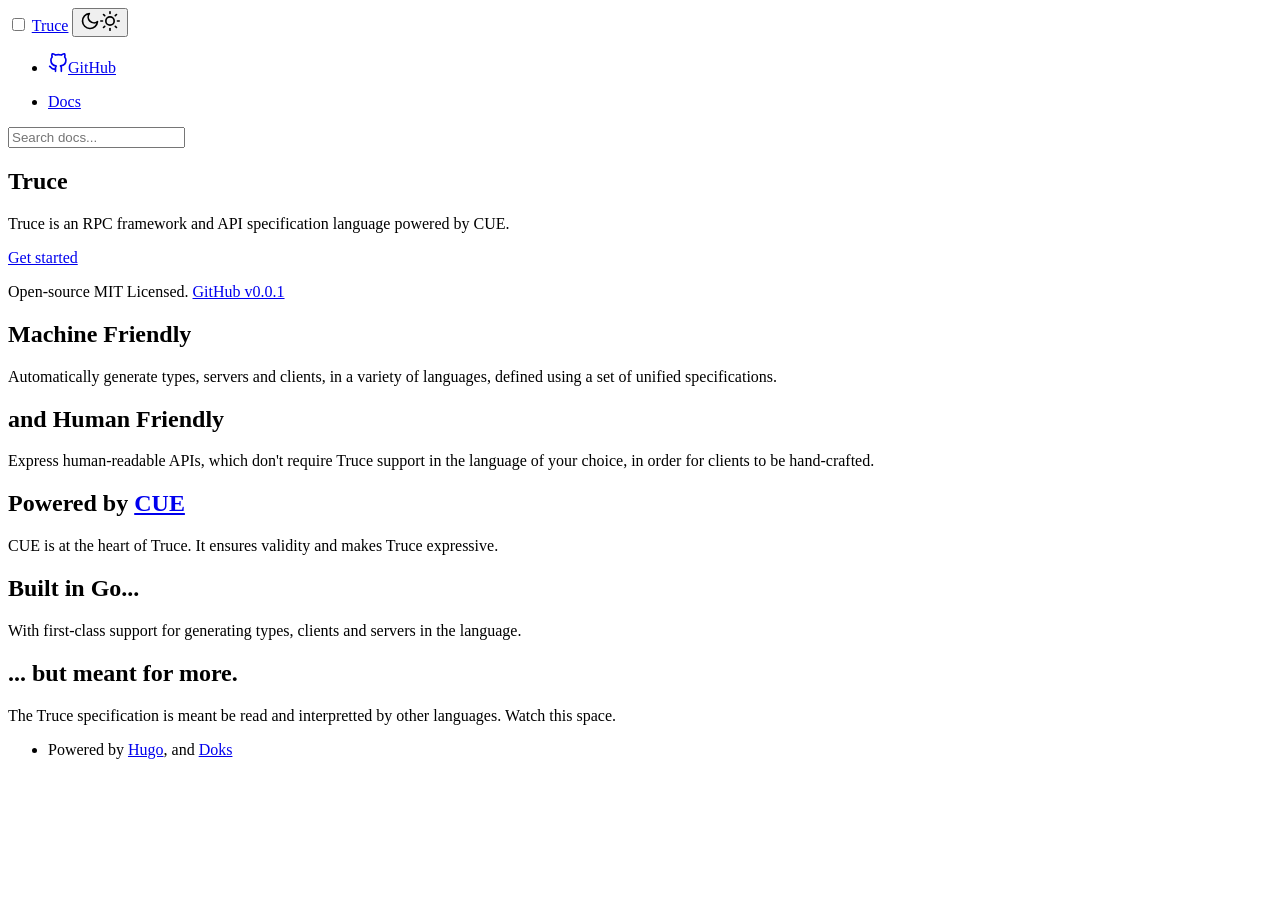
<file: index.html>
<!doctype html><html lang=en-gb><head><meta charset=utf-8><meta http-equiv=x-ua-compatible content="ie=edge"><meta name=viewport content="width=device-width,initial-scale=1,shrink-to-fit=no"><link rel=preload as=font href=https://docs.truce.dev/fonts/vendor/jost/jost-v4-latin-regular.woff2 type=font/woff2 crossorigin><link rel=preload as=font href=https://docs.truce.dev/fonts/vendor/jost/jost-v4-latin-700.woff2 type=font/woff2 crossorigin><link rel=stylesheet href=https://docs.truce.dev/main.93223aaa4c9f1d7ec4923874e77103c14115cb8e8ee887f1290e95be33f0118f94bf1d2011ce0704cb9923a4a49097e11749d222a87204b5377e72430d6a0a5d.css integrity="sha512-kyI6qkyfHX7Ekjh053EDwUEVy46O6IfxKQ6VvjPwEY+Uvx0gEc4HBMuZI6SkkJfhF0nSIqhyBLU3fnJDDWoKXQ==" crossorigin=anonymous><noscript><style>img.lazyload{display:none}</style></noscript><meta name=robots content="index, follow"><meta name=googlebot content="index, follow, max-snippet:-1, max-image-preview:large, max-video-preview:-1"><meta name=bingbot content="index, follow, max-snippet:-1, max-image-preview:large, max-video-preview:-1"><title>Truce - RPC and API Specification</title><meta name=description content="Truce is an RPC framework and API specification language powered by CUE."><link rel=canonical href=https://docs.truce.dev/><meta name=twitter:card content="summary_large_image"><meta name=twitter:image content="https://docs.truce.dev/doks.png"><meta name=twitter:title content="Truce"><meta name=twitter:description content="Truce is an RPC framework and API specification language powered by CUE."><meta name=twitter:site content="@henkverlinde"><meta name=twitter:creator content="@henkverlinde"><meta property="og:title" content="Truce"><meta property="og:description" content="Truce is an RPC framework and API specification language powered by CUE."><meta property="og:type" content="website"><meta property="og:url" content="https://docs.truce.dev/"><meta property="og:image" content="https://docs.truce.dev/doks.png"><meta property="og:updated_time" content="2020-10-06T08:47:36+00:00"><meta property="og:site_name" content="Truce"><meta property="article:publisher" content="https://www.facebook.com/verlinde.henk"><meta property="article:author" content="https://www.facebook.com/verlinde.henk"><meta property="og:locale" content="en_US"><link rel=alternate type=application/rss+xml href=https://docs.truce.dev/index.xml><script type=application/ld+json>{"@context":"https://schema.org","@type":"Organization","url":"https:\/\/docs.truce.dev\/","name":"Truce","logo":"https:\/\/docs.truce.dev\/logo-doks.png","sameAs":["","","https:\/\/github.com\/georgemac"]}</script><script type=application/ld+json>{"@context":"http://schema.org","@type":"BreadcrumbList","itemListElement":[{"@type":"ListItem","position":1,"name":"Home","item":"https:\/\/docs.truce.dev\/"}]}</script><meta name=theme-color content="#fff"><link rel=apple-touch-icon sizes=180x180 href=https://docs.truce.dev/apple-touch-icon.png><link rel=icon type=image/png sizes=32x32 href=https://docs.truce.dev/favicon-32x32.png><link rel=icon type=image/png sizes=16x16 href=https://docs.truce.dev/favicon-16x16.png><link rel=manifest href=https://docs.truce.dev/site.webmanifest></head><body class=home><div class="header-bar fixed-top"></div><header class="navbar fixed-top navbar-expand-md navbar-light"><div class=container><input class="menu-btn order-0" type=checkbox id=menu-btn>
<label class="menu-icon d-md-none" for=menu-btn><span class=navicon></span></label><a class="navbar-brand order-1 order-md-0 mr-auto" href=https://docs.truce.dev/>Truce</a>
<button id=mode class="btn btn-link order-2 order-md-4" type=button aria-label="Toggle mode">
<span class=toggle-dark><svg xmlns="http://www.w3.org/2000/svg" width="20" height="20" viewBox="0 0 24 24" fill="none" stroke="currentcolor" stroke-width="2" stroke-linecap="round" stroke-linejoin="round" class="feather feather-moon"><path d="M21 12.79A9 9 0 1111.21 3 7 7 0 0021 12.79z"/></svg></span><span class=toggle-light><svg xmlns="http://www.w3.org/2000/svg" width="20" height="20" viewBox="0 0 24 24" fill="none" stroke="currentcolor" stroke-width="2" stroke-linecap="round" stroke-linejoin="round" class="feather feather-sun"><circle cx="12" cy="12" r="5"/><line x1="12" y1="1" x2="12" y2="3"/><line x1="12" y1="21" x2="12" y2="23"/><line x1="4.22" y1="4.22" x2="5.64" y2="5.64"/><line x1="18.36" y1="18.36" x2="19.78" y2="19.78"/><line x1="1" y1="12" x2="3" y2="12"/><line x1="21" y1="12" x2="23" y2="12"/><line x1="4.22" y1="19.78" x2="5.64" y2="18.36"/><line x1="18.36" y1="5.64" x2="19.78" y2="4.22"/></svg></span></button><ul class="navbar-nav social-nav order-3 order-md-5"><li class=nav-item><a class=nav-link href=https://github.com/georgemac/truce><svg xmlns="http://www.w3.org/2000/svg" width="20" height="20" viewBox="0 0 24 24" fill="none" stroke="currentcolor" stroke-width="2" stroke-linecap="round" stroke-linejoin="round" class="feather feather-github"><path d="M9 19c-5 1.5-5-2.5-7-3m14 6v-3.87a3.37 3.37.0 00-.94-2.61c3.14-.35 6.44-1.54 6.44-7A5.44 5.44.0 0020 4.77 5.07 5.07.0 0019.91 1S18.73.65 16 2.48a13.38 13.38.0 00-7 0C6.27.65 5.09 1 5.09 1A5.07 5.07.0 005 4.77a5.44 5.44.0 00-1.5 3.78c0 5.42 3.3 6.61 6.44 7A3.37 3.37.0 009 18.13V22"/></svg><span class="ml-2 sr-only">GitHub</span></a></li></ul><div class="collapse navbar-collapse order-4 order-md-1"><ul class="navbar-nav main-nav mr-auto order-5 order-md-2"><li class=nav-item><a class=nav-link href=https://docs.truce.dev/docs/prologue/introduction/>Docs</a></li></ul><div class="break order-6 d-md-none"></div><form class="navbar-form flex-grow-1 order-7 order-md-3"><input id=userinput class="form-control is-search" type=search placeholder="Search docs..." aria-label="Search docs..." autocomplete=off><div id=suggestions class="shadow bg-white rounded"></div></form></div></div></header><div class="wrap container" role=document><div class=content><section class="section container-fluid mt-n3 pb-3"><div class="row justify-content-center"><div class="col-lg-12 text-center"><h1 class=mt-0>Truce</h1></div><div class="col-lg-9 col-xl-8 text-center"><p class=lead>Truce is an RPC framework and API specification language powered by CUE.</p><a class="btn btn-primary btn-lg px-4 mb-2" href=https://docs.truce.dev/docs/prologue/introduction/ role=button>Get started</a><p class=meta>Open-source MIT Licensed. <a href=https://github.com/georgemac/truce>GitHub v0.0.1</a></p></div></div></section></div></div><section class="section section-sm"><div class=container><div class="row justify-content-center text-center"><div class=col-lg-5><h2 class=h4>Machine Friendly</h2><p>Automatically generate types, servers and clients, in a variety of languages, defined using a set of unified specifications.</p></div><div class=col-lg-5><h2 class=h4>and Human Friendly</h2><p>Express human-readable APIs, which don't require Truce support in the language of your choice, in order for clients to be hand-crafted.</p></div></div><div class="row justify-content-center text-center"><div class=col-lg-5><h2 class=h4>Powered by <a href=https://cuelang.org/>CUE</a></h2><p>CUE is at the heart of Truce. It ensures validity and makes Truce expressive.</p></div><div class=col-lg-5><h2 class=h4>Built in Go...</h2><p>With first-class support for generating types, clients and servers in the language.</p></div><div class=col-lg-5><h2 class=h4>... but meant for more.</h2><p>The Truce specification is meant be read and interpretted by other languages. Watch this space.</p></div></div></div></section><section class="section section-sm container-fluid"><div class="row justify-content-center text-center"><div class=col-lg-9></div></div></section><footer class="footer text-muted"><div class=container><div class=row><div class="col-lg-8 order-last order-lg-first"><ul class=list-inline><li class=list-inline-item>Powered by <a href=https://gohugo.io/>Hugo</a>, and <a href=https://getdoks.org/>Doks</a></li></ul></div><div class="col-lg-8 order-first order-lg-last text-lg-right"><ul class=list-inline></ul></div></div></div></footer><script src=https://docs.truce.dev/main.f6b484f556ad1f3bcf6061082139a2f21fa759f13930c39a25fe4a9f78f35e64122c2d86dffd56e67b292dabbda4095d8077194f196e0e348441c106a9f3d40e.js integrity="sha512-9rSE9VatHzvPYGEIITmi8h+nWfE5MMOaJf5Kn3jzXmQSLC2G3/1W5nspLau9pAldgHcZTxluDjSEQcEGqfPUDg==" crossorigin=anonymous defer></script><script src=https://docs.truce.dev/index.min.a952936a5223e53c0252e46bdc2ed9c93cd8523e48c98cd61b82c53bc614d34277113e85e713d5ae3f12d7ad9663630530e8783791de2339fefc65dab8b991e1.js integrity="sha512-qVKTalIj5TwCUuRr3C7ZyTzYUj5IyYzWG4LFO8YU00J3ET6F5xPVrj8S162WY2MFMOh4N5HeIzn+/GXauLmR4Q==" crossorigin=anonymous defer></script></body></html>
</file>
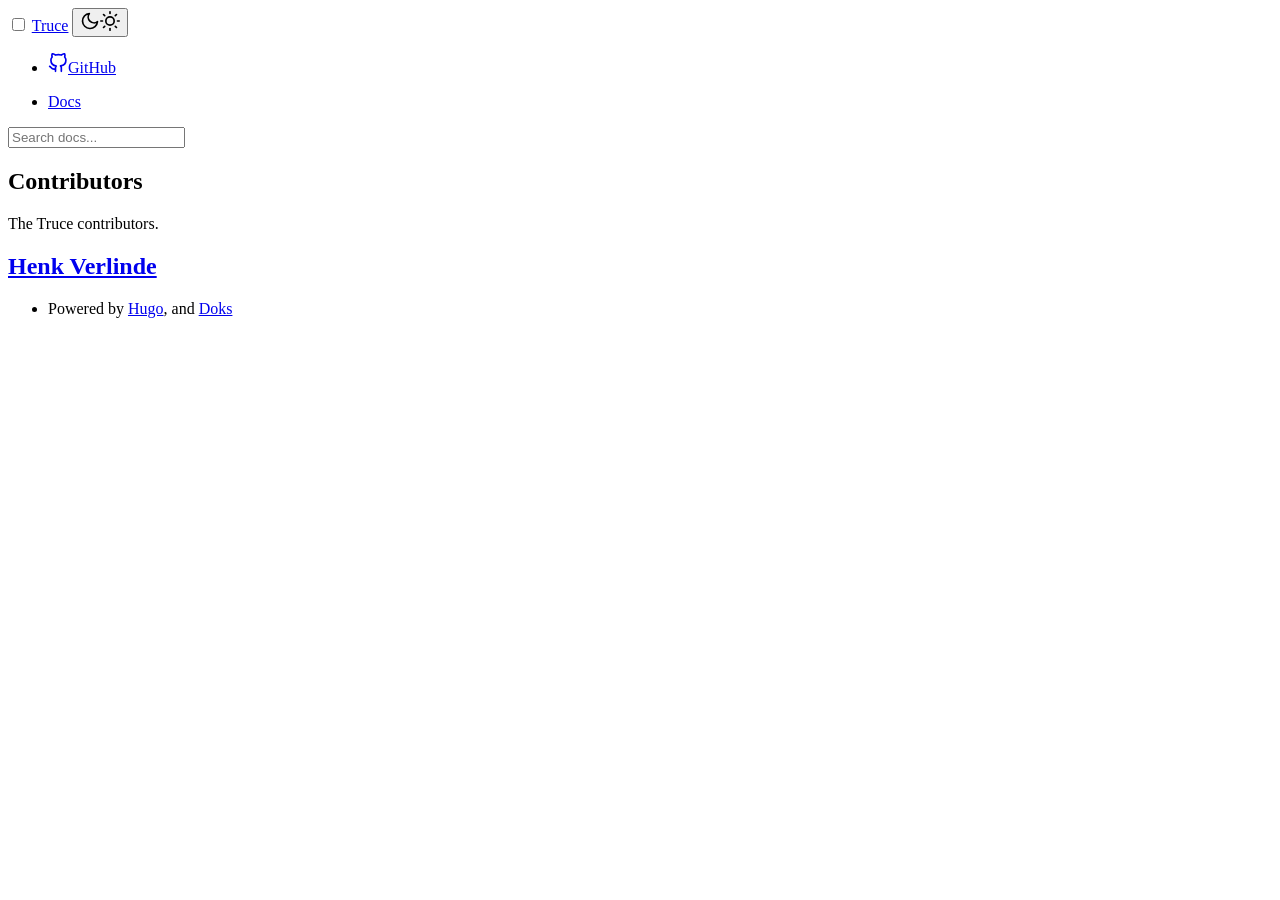
<file: contributors/index.html>
<!doctype html><html lang=en-gb><head><meta charset=utf-8><meta http-equiv=x-ua-compatible content="ie=edge"><meta name=viewport content="width=device-width,initial-scale=1,shrink-to-fit=no"><link rel=preload as=font href=https://docs.truce.dev/fonts/vendor/jost/jost-v4-latin-regular.woff2 type=font/woff2 crossorigin><link rel=preload as=font href=https://docs.truce.dev/fonts/vendor/jost/jost-v4-latin-700.woff2 type=font/woff2 crossorigin><link rel=stylesheet href=https://docs.truce.dev/main.93223aaa4c9f1d7ec4923874e77103c14115cb8e8ee887f1290e95be33f0118f94bf1d2011ce0704cb9923a4a49097e11749d222a87204b5377e72430d6a0a5d.css integrity="sha512-kyI6qkyfHX7Ekjh053EDwUEVy46O6IfxKQ6VvjPwEY+Uvx0gEc4HBMuZI6SkkJfhF0nSIqhyBLU3fnJDDWoKXQ==" crossorigin=anonymous><noscript><style>img.lazyload{display:none}</style></noscript><meta name=robots content="index, follow"><meta name=googlebot content="index, follow, max-snippet:-1, max-image-preview:large, max-video-preview:-1"><meta name=bingbot content="index, follow, max-snippet:-1, max-image-preview:large, max-video-preview:-1"><title>Contributors - Truce</title><meta name=description content="The Truce contributors."><link rel=canonical href=https://docs.truce.dev/contributors/><meta name=twitter:card content="summary_large_image"><meta name=twitter:image content="https://docs.truce.dev/doks.png"><meta name=twitter:title content="Contributors"><meta name=twitter:description content="The Truce contributors."><meta name=twitter:site content="@henkverlinde"><meta name=twitter:creator content="@henkverlinde"><meta property="og:title" content="Contributors"><meta property="og:description" content="The Truce contributors."><meta property="og:type" content="website"><meta property="og:url" content="https://docs.truce.dev/contributors/"><meta property="og:image" content="https://docs.truce.dev/doks.png"><meta property="og:updated_time" content="2020-10-06T08:50:29+00:00"><meta property="og:site_name" content="Truce"><meta property="article:publisher" content="https://www.facebook.com/verlinde.henk"><meta property="article:author" content="https://www.facebook.com/verlinde.henk"><meta property="og:locale" content="en_US"><link rel=alternate type=application/rss+xml href=https://docs.truce.dev/contributors/index.xml><script type=application/ld+json>{"@context":"http://schema.org","@type":"BreadcrumbList","itemListElement":[{"@type":"ListItem","position":1,"name":"Home","item":"https:\/\/docs.truce.dev\/"},{"@type":"ListItem","position":2,"name":"Contributors","item":"https:\/\/docs.truce.dev\/contributors\/"}]}</script><meta name=theme-color content="#fff"><link rel=apple-touch-icon sizes=180x180 href=https://docs.truce.dev/apple-touch-icon.png><link rel=icon type=image/png sizes=32x32 href=https://docs.truce.dev/favicon-32x32.png><link rel=icon type=image/png sizes=16x16 href=https://docs.truce.dev/favicon-16x16.png><link rel=manifest href=https://docs.truce.dev/site.webmanifest></head><body class="contributors list"><div class="header-bar fixed-top"></div><header class="navbar fixed-top navbar-expand-md navbar-light"><div class=container><input class="menu-btn order-0" type=checkbox id=menu-btn>
<label class="menu-icon d-md-none" for=menu-btn><span class=navicon></span></label><a class="navbar-brand order-1 order-md-0 mr-auto" href=https://docs.truce.dev/>Truce</a>
<button id=mode class="btn btn-link order-2 order-md-4" type=button aria-label="Toggle mode">
<span class=toggle-dark><svg xmlns="http://www.w3.org/2000/svg" width="20" height="20" viewBox="0 0 24 24" fill="none" stroke="currentcolor" stroke-width="2" stroke-linecap="round" stroke-linejoin="round" class="feather feather-moon"><path d="M21 12.79A9 9 0 1111.21 3 7 7 0 0021 12.79z"/></svg></span><span class=toggle-light><svg xmlns="http://www.w3.org/2000/svg" width="20" height="20" viewBox="0 0 24 24" fill="none" stroke="currentcolor" stroke-width="2" stroke-linecap="round" stroke-linejoin="round" class="feather feather-sun"><circle cx="12" cy="12" r="5"/><line x1="12" y1="1" x2="12" y2="3"/><line x1="12" y1="21" x2="12" y2="23"/><line x1="4.22" y1="4.22" x2="5.64" y2="5.64"/><line x1="18.36" y1="18.36" x2="19.78" y2="19.78"/><line x1="1" y1="12" x2="3" y2="12"/><line x1="21" y1="12" x2="23" y2="12"/><line x1="4.22" y1="19.78" x2="5.64" y2="18.36"/><line x1="18.36" y1="5.64" x2="19.78" y2="4.22"/></svg></span></button><ul class="navbar-nav social-nav order-3 order-md-5"><li class=nav-item><a class=nav-link href=https://github.com/georgemac/truce><svg xmlns="http://www.w3.org/2000/svg" width="20" height="20" viewBox="0 0 24 24" fill="none" stroke="currentcolor" stroke-width="2" stroke-linecap="round" stroke-linejoin="round" class="feather feather-github"><path d="M9 19c-5 1.5-5-2.5-7-3m14 6v-3.87a3.37 3.37.0 00-.94-2.61c3.14-.35 6.44-1.54 6.44-7A5.44 5.44.0 0020 4.77 5.07 5.07.0 0019.91 1S18.73.65 16 2.48a13.38 13.38.0 00-7 0C6.27.65 5.09 1 5.09 1A5.07 5.07.0 005 4.77a5.44 5.44.0 00-1.5 3.78c0 5.42 3.3 6.61 6.44 7A3.37 3.37.0 009 18.13V22"/></svg><span class="ml-2 sr-only">GitHub</span></a></li></ul><div class="collapse navbar-collapse order-4 order-md-1"><ul class="navbar-nav main-nav mr-auto order-5 order-md-2"><li class=nav-item><a class=nav-link href=https://docs.truce.dev/docs/prologue/introduction/>Docs</a></li></ul><div class="break order-6 d-md-none"></div><form class="navbar-form flex-grow-1 order-7 order-md-3"><input id=userinput class="form-control is-search" type=search placeholder="Search docs..." aria-label="Search docs..." autocomplete=off><div id=suggestions class="shadow bg-white rounded"></div></form></div></div></header><div class="wrap container" role=document><div class=content><div class="row justify-content-center"><div class="col-md-12 col-lg-10 col-xl-8"><article><h1 class=text-center>Contributors</h1><div class=text-center><p>The Truce contributors.</p></div><div class=card-list><div class=card><div class=card-body><h2 class=h3><a class="stretched-link text-body" href=https://docs.truce.dev/contributors/henk-verlinde/>Henk Verlinde</a></h2></div></div></div></article></div></div></div></div><footer class="footer text-muted"><div class=container><div class=row><div class="col-lg-8 order-last order-lg-first"><ul class=list-inline><li class=list-inline-item>Powered by <a href=https://gohugo.io/>Hugo</a>, and <a href=https://getdoks.org/>Doks</a></li></ul></div><div class="col-lg-8 order-first order-lg-last text-lg-right"><ul class=list-inline></ul></div></div></div></footer><script src=https://docs.truce.dev/main.f6b484f556ad1f3bcf6061082139a2f21fa759f13930c39a25fe4a9f78f35e64122c2d86dffd56e67b292dabbda4095d8077194f196e0e348441c106a9f3d40e.js integrity="sha512-9rSE9VatHzvPYGEIITmi8h+nWfE5MMOaJf5Kn3jzXmQSLC2G3/1W5nspLau9pAldgHcZTxluDjSEQcEGqfPUDg==" crossorigin=anonymous defer></script><script src=https://docs.truce.dev/index.min.a952936a5223e53c0252e46bdc2ed9c93cd8523e48c98cd61b82c53bc614d34277113e85e713d5ae3f12d7ad9663630530e8783791de2339fefc65dab8b991e1.js integrity="sha512-qVKTalIj5TwCUuRr3C7ZyTzYUj5IyYzWG4LFO8YU00J3ET6F5xPVrj8S162WY2MFMOh4N5HeIzn+/GXauLmR4Q==" crossorigin=anonymous defer></script></body></html>
</file>
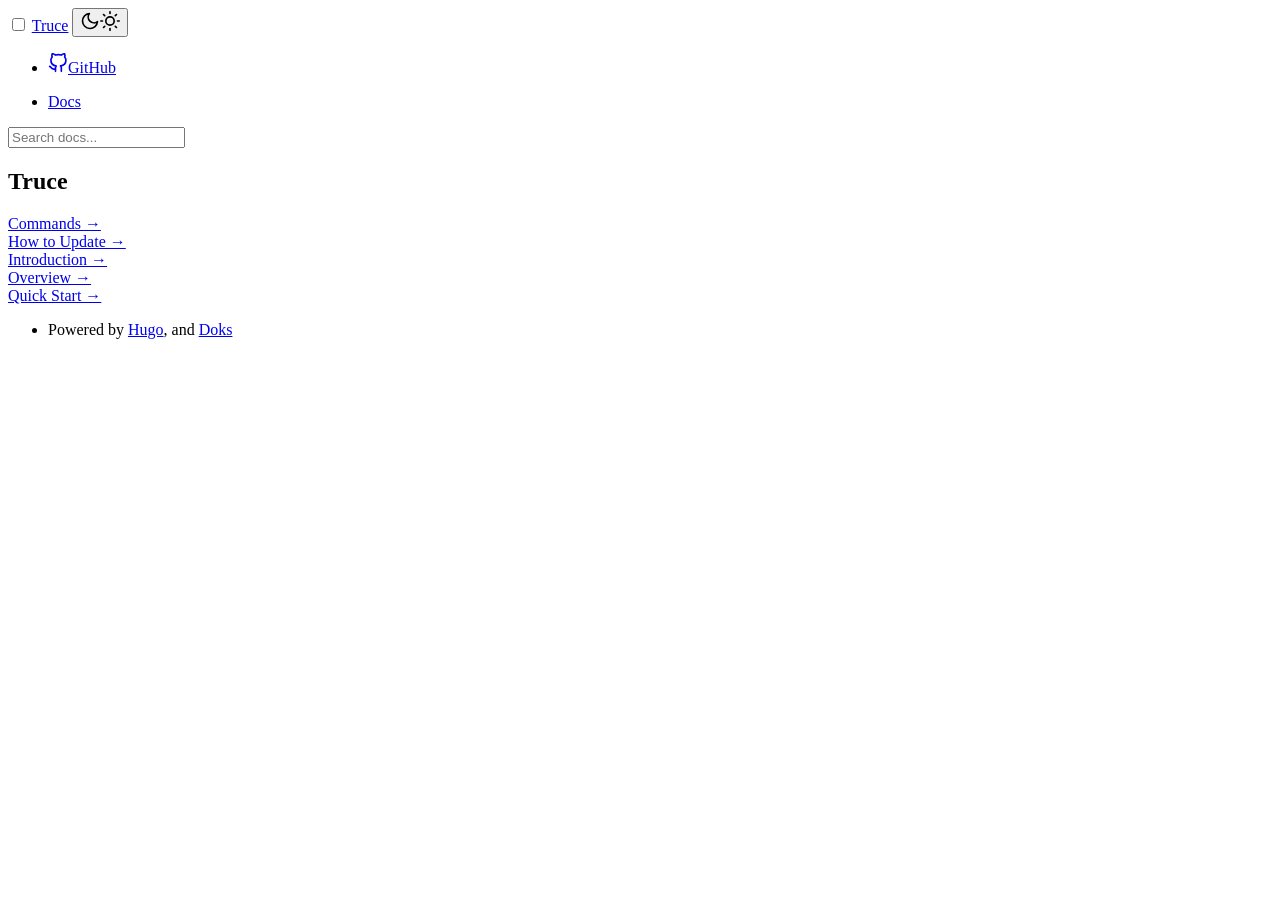
<file: docs/index.html>
<!doctype html><html lang=en-gb><head><meta charset=utf-8><meta http-equiv=x-ua-compatible content="ie=edge"><meta name=viewport content="width=device-width,initial-scale=1,shrink-to-fit=no"><link rel=preload as=font href=https://docs.truce.dev/fonts/vendor/jost/jost-v4-latin-regular.woff2 type=font/woff2 crossorigin><link rel=preload as=font href=https://docs.truce.dev/fonts/vendor/jost/jost-v4-latin-700.woff2 type=font/woff2 crossorigin><link rel=stylesheet href=https://docs.truce.dev/main.93223aaa4c9f1d7ec4923874e77103c14115cb8e8ee887f1290e95be33f0118f94bf1d2011ce0704cb9923a4a49097e11749d222a87204b5377e72430d6a0a5d.css integrity="sha512-kyI6qkyfHX7Ekjh053EDwUEVy46O6IfxKQ6VvjPwEY+Uvx0gEc4HBMuZI6SkkJfhF0nSIqhyBLU3fnJDDWoKXQ==" crossorigin=anonymous><noscript><style>img.lazyload{display:none}</style></noscript><meta name=robots content="index, follow"><meta name=googlebot content="index, follow, max-snippet:-1, max-image-preview:large, max-video-preview:-1"><meta name=bingbot content="index, follow, max-snippet:-1, max-image-preview:large, max-video-preview:-1"><title>Truce - Truce</title><meta name=description content="Documentation for the Truce RPC framework."><link rel=canonical href=https://docs.truce.dev/docs/><meta name=twitter:card content="summary_large_image"><meta name=twitter:image content="https://docs.truce.dev/doks.png"><meta name=twitter:title content="Truce"><meta name=twitter:description content="Documentation for the Truce RPC framework."><meta name=twitter:site content="@henkverlinde"><meta name=twitter:creator content="@henkverlinde"><meta property="og:title" content="Truce"><meta property="og:description" content="Documentation for the Truce RPC framework."><meta property="og:type" content="website"><meta property="og:url" content="https://docs.truce.dev/docs/"><meta property="og:image" content="https://docs.truce.dev/doks.png"><meta property="og:updated_time" content="2020-10-06T08:48:23+00:00"><meta property="og:site_name" content="Truce"><meta property="article:publisher" content="https://www.facebook.com/verlinde.henk"><meta property="article:author" content="https://www.facebook.com/verlinde.henk"><meta property="og:locale" content="en_US"><link rel=alternate type=application/rss+xml href=https://docs.truce.dev/docs/index.xml><link rel=sitemap type=application/xml href=https://docs.truce.dev/docs/sitemap.xml><script type=application/ld+json>{"@context":"http://schema.org","@type":"BreadcrumbList","itemListElement":[{"@type":"ListItem","position":1,"name":"Home","item":"https:\/\/docs.truce.dev\/"},{"@type":"ListItem","position":2,"name":"Docs","item":"https:\/\/docs.truce.dev\/docs\/"}]}</script><meta name=theme-color content="#fff"><link rel=apple-touch-icon sizes=180x180 href=https://docs.truce.dev/apple-touch-icon.png><link rel=icon type=image/png sizes=32x32 href=https://docs.truce.dev/favicon-32x32.png><link rel=icon type=image/png sizes=16x16 href=https://docs.truce.dev/favicon-16x16.png><link rel=manifest href=https://docs.truce.dev/site.webmanifest></head><body class="docs list"><div class="header-bar fixed-top"></div><header class="navbar fixed-top navbar-expand-md navbar-light"><div class=container><input class="menu-btn order-0" type=checkbox id=menu-btn>
<label class="menu-icon d-md-none" for=menu-btn><span class=navicon></span></label><a class="navbar-brand order-1 order-md-0 mr-auto" href=https://docs.truce.dev/>Truce</a>
<button id=mode class="btn btn-link order-2 order-md-4" type=button aria-label="Toggle mode">
<span class=toggle-dark><svg xmlns="http://www.w3.org/2000/svg" width="20" height="20" viewBox="0 0 24 24" fill="none" stroke="currentcolor" stroke-width="2" stroke-linecap="round" stroke-linejoin="round" class="feather feather-moon"><path d="M21 12.79A9 9 0 1111.21 3 7 7 0 0021 12.79z"/></svg></span><span class=toggle-light><svg xmlns="http://www.w3.org/2000/svg" width="20" height="20" viewBox="0 0 24 24" fill="none" stroke="currentcolor" stroke-width="2" stroke-linecap="round" stroke-linejoin="round" class="feather feather-sun"><circle cx="12" cy="12" r="5"/><line x1="12" y1="1" x2="12" y2="3"/><line x1="12" y1="21" x2="12" y2="23"/><line x1="4.22" y1="4.22" x2="5.64" y2="5.64"/><line x1="18.36" y1="18.36" x2="19.78" y2="19.78"/><line x1="1" y1="12" x2="3" y2="12"/><line x1="21" y1="12" x2="23" y2="12"/><line x1="4.22" y1="19.78" x2="5.64" y2="18.36"/><line x1="18.36" y1="5.64" x2="19.78" y2="4.22"/></svg></span></button><ul class="navbar-nav social-nav order-3 order-md-5"><li class=nav-item><a class=nav-link href=https://github.com/georgemac/truce><svg xmlns="http://www.w3.org/2000/svg" width="20" height="20" viewBox="0 0 24 24" fill="none" stroke="currentcolor" stroke-width="2" stroke-linecap="round" stroke-linejoin="round" class="feather feather-github"><path d="M9 19c-5 1.5-5-2.5-7-3m14 6v-3.87a3.37 3.37.0 00-.94-2.61c3.14-.35 6.44-1.54 6.44-7A5.44 5.44.0 0020 4.77 5.07 5.07.0 0019.91 1S18.73.65 16 2.48a13.38 13.38.0 00-7 0C6.27.65 5.09 1 5.09 1A5.07 5.07.0 005 4.77a5.44 5.44.0 00-1.5 3.78c0 5.42 3.3 6.61 6.44 7A3.37 3.37.0 009 18.13V22"/></svg><span class="ml-2 sr-only">GitHub</span></a></li></ul><div class="collapse navbar-collapse order-4 order-md-1"><ul class="navbar-nav main-nav mr-auto order-5 order-md-2"><li class="nav-item active"><a class=nav-link href=https://docs.truce.dev/docs/prologue/introduction/>Docs</a></li></ul><div class="break order-6 d-md-none"></div><form class="navbar-form flex-grow-1 order-7 order-md-3"><input id=userinput class="form-control is-search" type=search placeholder="Search docs..." aria-label="Search docs..." autocomplete=off><div id=suggestions class="shadow bg-white rounded"></div></form></div></div></header><div class="wrap container" role=document><div class=content><div class="row justify-content-center"><div class="col-md-12 col-lg-10 col-xl-8"><article><h1 class=text-center>Truce</h1><div class=text-center></div><div class=card-list><div class="card my-3"><div class=card-body><a class=stretched-link href=https://docs.truce.dev/docs/prologue/commands/>Commands &rarr;</a></div></div><div class="card my-3"><div class=card-body><a class=stretched-link href=https://docs.truce.dev/docs/help/how-to-update/>How to Update &rarr;</a></div></div><div class="card my-3"><div class=card-body><a class=stretched-link href=https://docs.truce.dev/docs/prologue/introduction/>Introduction &rarr;</a></div></div><div class="card my-3"><div class=card-body><a class=stretched-link href=https://docs.truce.dev/docs/specification/overview/>Overview &rarr;</a></div></div><div class="card my-3"><div class=card-body><a class=stretched-link href=https://docs.truce.dev/docs/prologue/quick-start/>Quick Start &rarr;</a></div></div></div></article></div></div></div></div><footer class="footer text-muted"><div class=container><div class=row><div class="col-lg-8 order-last order-lg-first"><ul class=list-inline><li class=list-inline-item>Powered by <a href=https://gohugo.io/>Hugo</a>, and <a href=https://getdoks.org/>Doks</a></li></ul></div><div class="col-lg-8 order-first order-lg-last text-lg-right"><ul class=list-inline></ul></div></div></div></footer><script src=https://docs.truce.dev/main.f6b484f556ad1f3bcf6061082139a2f21fa759f13930c39a25fe4a9f78f35e64122c2d86dffd56e67b292dabbda4095d8077194f196e0e348441c106a9f3d40e.js integrity="sha512-9rSE9VatHzvPYGEIITmi8h+nWfE5MMOaJf5Kn3jzXmQSLC2G3/1W5nspLau9pAldgHcZTxluDjSEQcEGqfPUDg==" crossorigin=anonymous defer></script><script src=https://docs.truce.dev/index.min.a952936a5223e53c0252e46bdc2ed9c93cd8523e48c98cd61b82c53bc614d34277113e85e713d5ae3f12d7ad9663630530e8783791de2339fefc65dab8b991e1.js integrity="sha512-qVKTalIj5TwCUuRr3C7ZyTzYUj5IyYzWG4LFO8YU00J3ET6F5xPVrj8S162WY2MFMOh4N5HeIzn+/GXauLmR4Q==" crossorigin=anonymous defer></script></body></html>
</file>
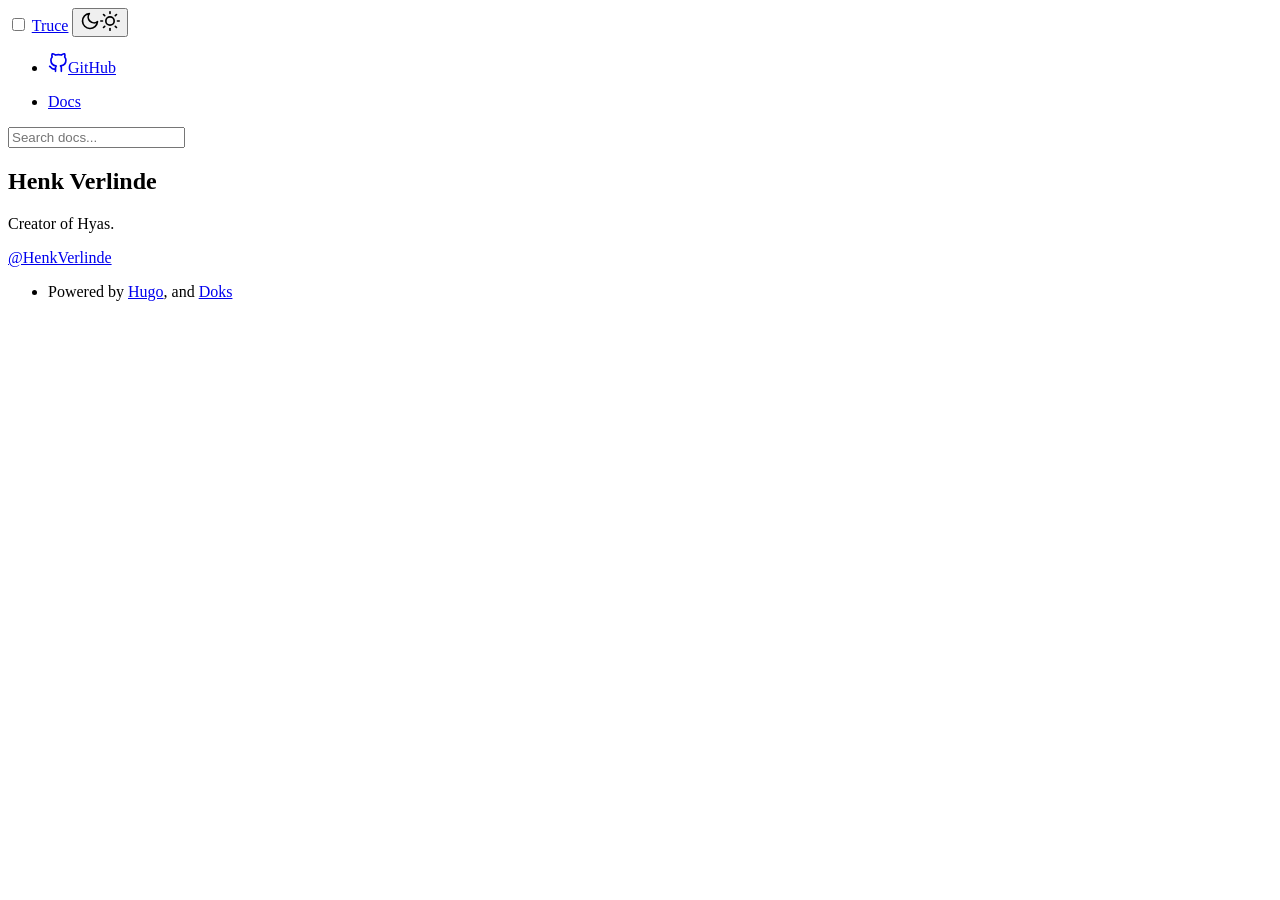
<file: contributors/henk-verlinde/index.html>
<!doctype html><html lang=en-gb><head><meta charset=utf-8><meta http-equiv=x-ua-compatible content="ie=edge"><meta name=viewport content="width=device-width,initial-scale=1,shrink-to-fit=no"><link rel=preload as=font href=https://docs.truce.dev/fonts/vendor/jost/jost-v4-latin-regular.woff2 type=font/woff2 crossorigin><link rel=preload as=font href=https://docs.truce.dev/fonts/vendor/jost/jost-v4-latin-700.woff2 type=font/woff2 crossorigin><link rel=stylesheet href=https://docs.truce.dev/main.93223aaa4c9f1d7ec4923874e77103c14115cb8e8ee887f1290e95be33f0118f94bf1d2011ce0704cb9923a4a49097e11749d222a87204b5377e72430d6a0a5d.css integrity="sha512-kyI6qkyfHX7Ekjh053EDwUEVy46O6IfxKQ6VvjPwEY+Uvx0gEc4HBMuZI6SkkJfhF0nSIqhyBLU3fnJDDWoKXQ==" crossorigin=anonymous><noscript><style>img.lazyload{display:none}</style></noscript><meta name=robots content="index, follow"><meta name=googlebot content="index, follow, max-snippet:-1, max-image-preview:large, max-video-preview:-1"><meta name=bingbot content="index, follow, max-snippet:-1, max-image-preview:large, max-video-preview:-1"><title>Henk Verlinde - Truce</title><meta name=description content="Creator of Hyas."><link rel=canonical href=https://docs.truce.dev/contributors/henk-verlinde/><meta name=twitter:card content="summary_large_image"><meta name=twitter:image content="https://docs.truce.dev/doks.png"><meta name=twitter:title content="Henk Verlinde"><meta name=twitter:description content="Creator of Hyas."><meta name=twitter:site content="@henkverlinde"><meta name=twitter:creator content="@henkverlinde"><meta property="og:title" content="Henk Verlinde"><meta property="og:description" content="Creator of Hyas."><meta property="og:type" content="website"><meta property="og:url" content="https://docs.truce.dev/contributors/henk-verlinde/"><meta property="og:image" content="https://docs.truce.dev/doks.png"><meta property="og:updated_time" content="2020-10-06T08:50:45+00:00"><meta property="og:site_name" content="Truce"><meta property="article:publisher" content="https://www.facebook.com/verlinde.henk"><meta property="article:author" content="https://www.facebook.com/verlinde.henk"><meta property="og:locale" content="en_US"><link rel=alternate type=application/rss+xml href=https://docs.truce.dev/contributors/henk-verlinde/index.xml><script type=application/ld+json>{"@context":"http://schema.org","@type":"BreadcrumbList","itemListElement":[{"@type":"ListItem","position":1,"name":"Home","item":"https:\/\/docs.truce.dev\/"},{"@type":"ListItem","position":2,"name":"Contributors","item":"https:\/\/docs.truce.dev\/contributors\/"},{"@type":"ListItem","position":3,"name":"Henk Verlinde","item":"https:\/\/docs.truce.dev\/contributors\/henk-verlinde\/"}]}</script><meta name=theme-color content="#fff"><link rel=apple-touch-icon sizes=180x180 href=https://docs.truce.dev/apple-touch-icon.png><link rel=icon type=image/png sizes=32x32 href=https://docs.truce.dev/favicon-32x32.png><link rel=icon type=image/png sizes=16x16 href=https://docs.truce.dev/favicon-16x16.png><link rel=manifest href=https://docs.truce.dev/site.webmanifest></head><body class="contributors list"><div class="header-bar fixed-top"></div><header class="navbar fixed-top navbar-expand-md navbar-light"><div class=container><input class="menu-btn order-0" type=checkbox id=menu-btn>
<label class="menu-icon d-md-none" for=menu-btn><span class=navicon></span></label><a class="navbar-brand order-1 order-md-0 mr-auto" href=https://docs.truce.dev/>Truce</a>
<button id=mode class="btn btn-link order-2 order-md-4" type=button aria-label="Toggle mode">
<span class=toggle-dark><svg xmlns="http://www.w3.org/2000/svg" width="20" height="20" viewBox="0 0 24 24" fill="none" stroke="currentcolor" stroke-width="2" stroke-linecap="round" stroke-linejoin="round" class="feather feather-moon"><path d="M21 12.79A9 9 0 1111.21 3 7 7 0 0021 12.79z"/></svg></span><span class=toggle-light><svg xmlns="http://www.w3.org/2000/svg" width="20" height="20" viewBox="0 0 24 24" fill="none" stroke="currentcolor" stroke-width="2" stroke-linecap="round" stroke-linejoin="round" class="feather feather-sun"><circle cx="12" cy="12" r="5"/><line x1="12" y1="1" x2="12" y2="3"/><line x1="12" y1="21" x2="12" y2="23"/><line x1="4.22" y1="4.22" x2="5.64" y2="5.64"/><line x1="18.36" y1="18.36" x2="19.78" y2="19.78"/><line x1="1" y1="12" x2="3" y2="12"/><line x1="21" y1="12" x2="23" y2="12"/><line x1="4.22" y1="19.78" x2="5.64" y2="18.36"/><line x1="18.36" y1="5.64" x2="19.78" y2="4.22"/></svg></span></button><ul class="navbar-nav social-nav order-3 order-md-5"><li class=nav-item><a class=nav-link href=https://github.com/georgemac/truce><svg xmlns="http://www.w3.org/2000/svg" width="20" height="20" viewBox="0 0 24 24" fill="none" stroke="currentcolor" stroke-width="2" stroke-linecap="round" stroke-linejoin="round" class="feather feather-github"><path d="M9 19c-5 1.5-5-2.5-7-3m14 6v-3.87a3.37 3.37.0 00-.94-2.61c3.14-.35 6.44-1.54 6.44-7A5.44 5.44.0 0020 4.77 5.07 5.07.0 0019.91 1S18.73.65 16 2.48a13.38 13.38.0 00-7 0C6.27.65 5.09 1 5.09 1A5.07 5.07.0 005 4.77a5.44 5.44.0 00-1.5 3.78c0 5.42 3.3 6.61 6.44 7A3.37 3.37.0 009 18.13V22"/></svg><span class="ml-2 sr-only">GitHub</span></a></li></ul><div class="collapse navbar-collapse order-4 order-md-1"><ul class="navbar-nav main-nav mr-auto order-5 order-md-2"><li class=nav-item><a class=nav-link href=https://docs.truce.dev/docs/prologue/introduction/>Docs</a></li></ul><div class="break order-6 d-md-none"></div><form class="navbar-form flex-grow-1 order-7 order-md-3"><input id=userinput class="form-control is-search" type=search placeholder="Search docs..." aria-label="Search docs..." autocomplete=off><div id=suggestions class="shadow bg-white rounded"></div></form></div></div></header><div class="wrap container" role=document><div class=content><div class="row justify-content-center"><div class="col-md-12 col-lg-10 col-xl-8"><article><h1 class=text-center>Henk Verlinde</h1><div class=text-center><p>Creator of Hyas.</p><p><a href=https://twitter.com/henkverlinde>@HenkVerlinde</a></p></div><div class=card-list></div></article></div></div></div></div><footer class="footer text-muted"><div class=container><div class=row><div class="col-lg-8 order-last order-lg-first"><ul class=list-inline><li class=list-inline-item>Powered by <a href=https://gohugo.io/>Hugo</a>, and <a href=https://getdoks.org/>Doks</a></li></ul></div><div class="col-lg-8 order-first order-lg-last text-lg-right"><ul class=list-inline></ul></div></div></div></footer><script src=https://docs.truce.dev/main.f6b484f556ad1f3bcf6061082139a2f21fa759f13930c39a25fe4a9f78f35e64122c2d86dffd56e67b292dabbda4095d8077194f196e0e348441c106a9f3d40e.js integrity="sha512-9rSE9VatHzvPYGEIITmi8h+nWfE5MMOaJf5Kn3jzXmQSLC2G3/1W5nspLau9pAldgHcZTxluDjSEQcEGqfPUDg==" crossorigin=anonymous defer></script><script src=https://docs.truce.dev/index.min.a952936a5223e53c0252e46bdc2ed9c93cd8523e48c98cd61b82c53bc614d34277113e85e713d5ae3f12d7ad9663630530e8783791de2339fefc65dab8b991e1.js integrity="sha512-qVKTalIj5TwCUuRr3C7ZyTzYUj5IyYzWG4LFO8YU00J3ET6F5xPVrj8S162WY2MFMOh4N5HeIzn+/GXauLmR4Q==" crossorigin=anonymous defer></script></body></html>
</file>
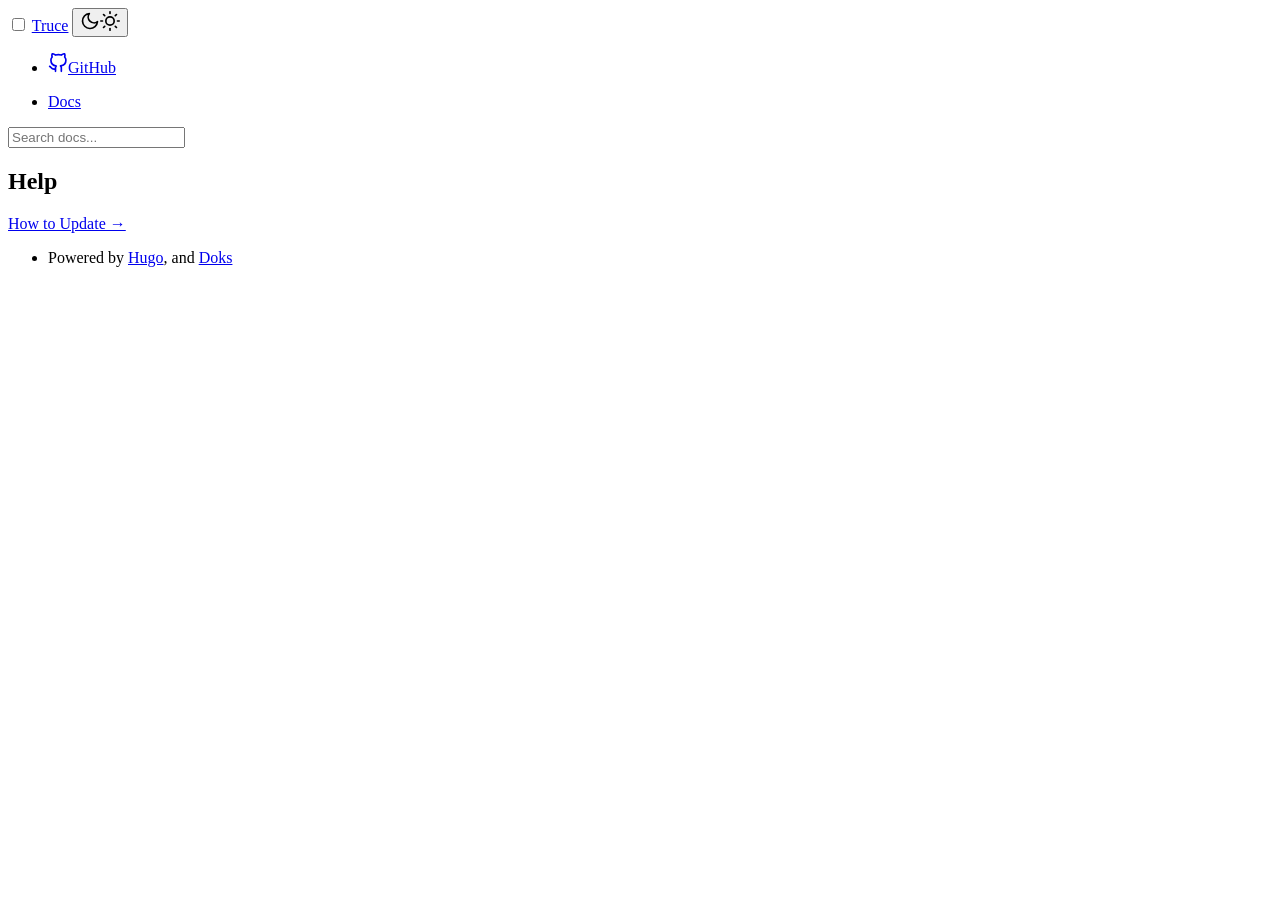
<file: docs/help/index.html>
<!doctype html><html lang=en-gb><head><meta charset=utf-8><meta http-equiv=x-ua-compatible content="ie=edge"><meta name=viewport content="width=device-width,initial-scale=1,shrink-to-fit=no"><link rel=preload as=font href=https://docs.truce.dev/fonts/vendor/jost/jost-v4-latin-regular.woff2 type=font/woff2 crossorigin><link rel=preload as=font href=https://docs.truce.dev/fonts/vendor/jost/jost-v4-latin-700.woff2 type=font/woff2 crossorigin><link rel=stylesheet href=https://docs.truce.dev/main.93223aaa4c9f1d7ec4923874e77103c14115cb8e8ee887f1290e95be33f0118f94bf1d2011ce0704cb9923a4a49097e11749d222a87204b5377e72430d6a0a5d.css integrity="sha512-kyI6qkyfHX7Ekjh053EDwUEVy46O6IfxKQ6VvjPwEY+Uvx0gEc4HBMuZI6SkkJfhF0nSIqhyBLU3fnJDDWoKXQ==" crossorigin=anonymous><noscript><style>img.lazyload{display:none}</style></noscript><meta name=robots content="index, follow"><meta name=googlebot content="index, follow, max-snippet:-1, max-image-preview:large, max-video-preview:-1"><meta name=bingbot content="index, follow, max-snippet:-1, max-image-preview:large, max-video-preview:-1"><title>Help - Truce</title><meta name=description content="Help Truce."><link rel=canonical href=https://docs.truce.dev/docs/help/><meta name=twitter:card content="summary_large_image"><meta name=twitter:image content="https://docs.truce.dev/doks.png"><meta name=twitter:title content="Help"><meta name=twitter:description content="Help Truce."><meta name=twitter:site content="@henkverlinde"><meta name=twitter:creator content="@henkverlinde"><meta property="og:title" content="Help"><meta property="og:description" content="Help Truce."><meta property="og:type" content="website"><meta property="og:url" content="https://docs.truce.dev/docs/help/"><meta property="og:image" content="https://docs.truce.dev/doks.png"><meta property="og:updated_time" content="2020-10-06T08:49:15+00:00"><meta property="og:site_name" content="Truce"><meta property="article:publisher" content="https://www.facebook.com/verlinde.henk"><meta property="article:author" content="https://www.facebook.com/verlinde.henk"><meta property="og:locale" content="en_US"><link rel=alternate type=application/rss+xml href=https://docs.truce.dev/docs/help/index.xml><link rel=sitemap type=application/xml href=https://docs.truce.dev/docs/help/sitemap.xml><script type=application/ld+json>{"@context":"http://schema.org","@type":"BreadcrumbList","itemListElement":[{"@type":"ListItem","position":1,"name":"Home","item":"https:\/\/docs.truce.dev\/"},{"@type":"ListItem","position":2,"name":"Docs","item":"https:\/\/docs.truce.dev\/docs\/"},{"@type":"ListItem","position":3,"name":"Help","item":"https:\/\/docs.truce.dev\/docs\/help\/"}]}</script><meta name=theme-color content="#fff"><link rel=apple-touch-icon sizes=180x180 href=https://docs.truce.dev/apple-touch-icon.png><link rel=icon type=image/png sizes=32x32 href=https://docs.truce.dev/favicon-32x32.png><link rel=icon type=image/png sizes=16x16 href=https://docs.truce.dev/favicon-16x16.png><link rel=manifest href=https://docs.truce.dev/site.webmanifest></head><body class="docs list"><div class="header-bar fixed-top"></div><header class="navbar fixed-top navbar-expand-md navbar-light"><div class=container><input class="menu-btn order-0" type=checkbox id=menu-btn>
<label class="menu-icon d-md-none" for=menu-btn><span class=navicon></span></label><a class="navbar-brand order-1 order-md-0 mr-auto" href=https://docs.truce.dev/>Truce</a>
<button id=mode class="btn btn-link order-2 order-md-4" type=button aria-label="Toggle mode">
<span class=toggle-dark><svg xmlns="http://www.w3.org/2000/svg" width="20" height="20" viewBox="0 0 24 24" fill="none" stroke="currentcolor" stroke-width="2" stroke-linecap="round" stroke-linejoin="round" class="feather feather-moon"><path d="M21 12.79A9 9 0 1111.21 3 7 7 0 0021 12.79z"/></svg></span><span class=toggle-light><svg xmlns="http://www.w3.org/2000/svg" width="20" height="20" viewBox="0 0 24 24" fill="none" stroke="currentcolor" stroke-width="2" stroke-linecap="round" stroke-linejoin="round" class="feather feather-sun"><circle cx="12" cy="12" r="5"/><line x1="12" y1="1" x2="12" y2="3"/><line x1="12" y1="21" x2="12" y2="23"/><line x1="4.22" y1="4.22" x2="5.64" y2="5.64"/><line x1="18.36" y1="18.36" x2="19.78" y2="19.78"/><line x1="1" y1="12" x2="3" y2="12"/><line x1="21" y1="12" x2="23" y2="12"/><line x1="4.22" y1="19.78" x2="5.64" y2="18.36"/><line x1="18.36" y1="5.64" x2="19.78" y2="4.22"/></svg></span></button><ul class="navbar-nav social-nav order-3 order-md-5"><li class=nav-item><a class=nav-link href=https://github.com/georgemac/truce><svg xmlns="http://www.w3.org/2000/svg" width="20" height="20" viewBox="0 0 24 24" fill="none" stroke="currentcolor" stroke-width="2" stroke-linecap="round" stroke-linejoin="round" class="feather feather-github"><path d="M9 19c-5 1.5-5-2.5-7-3m14 6v-3.87a3.37 3.37.0 00-.94-2.61c3.14-.35 6.44-1.54 6.44-7A5.44 5.44.0 0020 4.77 5.07 5.07.0 0019.91 1S18.73.65 16 2.48a13.38 13.38.0 00-7 0C6.27.65 5.09 1 5.09 1A5.07 5.07.0 005 4.77a5.44 5.44.0 00-1.5 3.78c0 5.42 3.3 6.61 6.44 7A3.37 3.37.0 009 18.13V22"/></svg><span class="ml-2 sr-only">GitHub</span></a></li></ul><div class="collapse navbar-collapse order-4 order-md-1"><ul class="navbar-nav main-nav mr-auto order-5 order-md-2"><li class="nav-item active"><a class=nav-link href=https://docs.truce.dev/docs/prologue/introduction/>Docs</a></li></ul><div class="break order-6 d-md-none"></div><form class="navbar-form flex-grow-1 order-7 order-md-3"><input id=userinput class="form-control is-search" type=search placeholder="Search docs..." aria-label="Search docs..." autocomplete=off><div id=suggestions class="shadow bg-white rounded"></div></form></div></div></header><div class="wrap container" role=document><div class=content><div class="row justify-content-center"><div class="col-md-12 col-lg-10 col-xl-8"><article><h1 class=text-center>Help</h1><div class=text-center></div><div class=card-list><div class="card my-3"><div class=card-body><a class=stretched-link href=https://docs.truce.dev/docs/help/how-to-update/>How to Update &rarr;</a></div></div></div></article></div></div></div></div><footer class="footer text-muted"><div class=container><div class=row><div class="col-lg-8 order-last order-lg-first"><ul class=list-inline><li class=list-inline-item>Powered by <a href=https://gohugo.io/>Hugo</a>, and <a href=https://getdoks.org/>Doks</a></li></ul></div><div class="col-lg-8 order-first order-lg-last text-lg-right"><ul class=list-inline></ul></div></div></div></footer><script src=https://docs.truce.dev/main.f6b484f556ad1f3bcf6061082139a2f21fa759f13930c39a25fe4a9f78f35e64122c2d86dffd56e67b292dabbda4095d8077194f196e0e348441c106a9f3d40e.js integrity="sha512-9rSE9VatHzvPYGEIITmi8h+nWfE5MMOaJf5Kn3jzXmQSLC2G3/1W5nspLau9pAldgHcZTxluDjSEQcEGqfPUDg==" crossorigin=anonymous defer></script><script src=https://docs.truce.dev/index.min.a952936a5223e53c0252e46bdc2ed9c93cd8523e48c98cd61b82c53bc614d34277113e85e713d5ae3f12d7ad9663630530e8783791de2339fefc65dab8b991e1.js integrity="sha512-qVKTalIj5TwCUuRr3C7ZyTzYUj5IyYzWG4LFO8YU00J3ET6F5xPVrj8S162WY2MFMOh4N5HeIzn+/GXauLmR4Q==" crossorigin=anonymous defer></script></body></html>
</file>
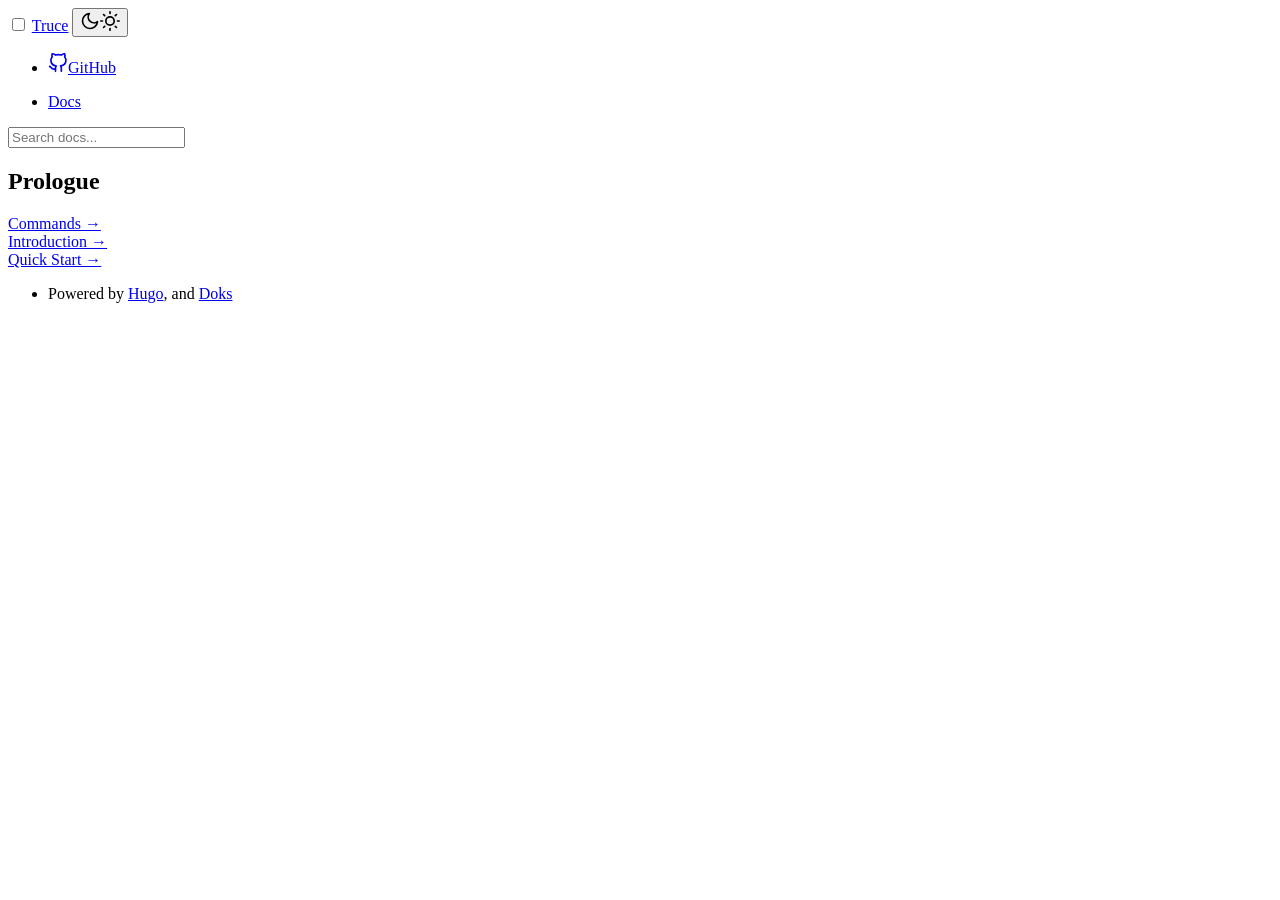
<file: docs/prologue/index.html>
<!doctype html><html lang=en-gb><head><meta charset=utf-8><meta http-equiv=x-ua-compatible content="ie=edge"><meta name=viewport content="width=device-width,initial-scale=1,shrink-to-fit=no"><link rel=preload as=font href=https://docs.truce.dev/fonts/vendor/jost/jost-v4-latin-regular.woff2 type=font/woff2 crossorigin><link rel=preload as=font href=https://docs.truce.dev/fonts/vendor/jost/jost-v4-latin-700.woff2 type=font/woff2 crossorigin><link rel=stylesheet href=https://docs.truce.dev/main.93223aaa4c9f1d7ec4923874e77103c14115cb8e8ee887f1290e95be33f0118f94bf1d2011ce0704cb9923a4a49097e11749d222a87204b5377e72430d6a0a5d.css integrity="sha512-kyI6qkyfHX7Ekjh053EDwUEVy46O6IfxKQ6VvjPwEY+Uvx0gEc4HBMuZI6SkkJfhF0nSIqhyBLU3fnJDDWoKXQ==" crossorigin=anonymous><noscript><style>img.lazyload{display:none}</style></noscript><meta name=robots content="index, follow"><meta name=googlebot content="index, follow, max-snippet:-1, max-image-preview:large, max-video-preview:-1"><meta name=bingbot content="index, follow, max-snippet:-1, max-image-preview:large, max-video-preview:-1"><title>Prologue - Truce</title><meta name=description content="Prologue Truce."><link rel=canonical href=https://docs.truce.dev/docs/prologue/><meta name=twitter:card content="summary_large_image"><meta name=twitter:image content="https://docs.truce.dev/doks.png"><meta name=twitter:title content="Prologue"><meta name=twitter:description content="Prologue Truce."><meta name=twitter:site content="@henkverlinde"><meta name=twitter:creator content="@henkverlinde"><meta property="og:title" content="Prologue"><meta property="og:description" content="Prologue Truce."><meta property="og:type" content="website"><meta property="og:url" content="https://docs.truce.dev/docs/prologue/"><meta property="og:image" content="https://docs.truce.dev/doks.png"><meta property="og:updated_time" content="2020-10-06T08:48:45+00:00"><meta property="og:site_name" content="Truce"><meta property="article:publisher" content="https://www.facebook.com/verlinde.henk"><meta property="article:author" content="https://www.facebook.com/verlinde.henk"><meta property="og:locale" content="en_US"><link rel=alternate type=application/rss+xml href=https://docs.truce.dev/docs/prologue/index.xml><link rel=sitemap type=application/xml href=https://docs.truce.dev/docs/prologue/sitemap.xml><script type=application/ld+json>{"@context":"http://schema.org","@type":"BreadcrumbList","itemListElement":[{"@type":"ListItem","position":1,"name":"Home","item":"https:\/\/docs.truce.dev\/"},{"@type":"ListItem","position":2,"name":"Docs","item":"https:\/\/docs.truce.dev\/docs\/"},{"@type":"ListItem","position":3,"name":"Prologue","item":"https:\/\/docs.truce.dev\/docs\/prologue\/"}]}</script><meta name=theme-color content="#fff"><link rel=apple-touch-icon sizes=180x180 href=https://docs.truce.dev/apple-touch-icon.png><link rel=icon type=image/png sizes=32x32 href=https://docs.truce.dev/favicon-32x32.png><link rel=icon type=image/png sizes=16x16 href=https://docs.truce.dev/favicon-16x16.png><link rel=manifest href=https://docs.truce.dev/site.webmanifest></head><body class="docs list"><div class="header-bar fixed-top"></div><header class="navbar fixed-top navbar-expand-md navbar-light"><div class=container><input class="menu-btn order-0" type=checkbox id=menu-btn>
<label class="menu-icon d-md-none" for=menu-btn><span class=navicon></span></label><a class="navbar-brand order-1 order-md-0 mr-auto" href=https://docs.truce.dev/>Truce</a>
<button id=mode class="btn btn-link order-2 order-md-4" type=button aria-label="Toggle mode">
<span class=toggle-dark><svg xmlns="http://www.w3.org/2000/svg" width="20" height="20" viewBox="0 0 24 24" fill="none" stroke="currentcolor" stroke-width="2" stroke-linecap="round" stroke-linejoin="round" class="feather feather-moon"><path d="M21 12.79A9 9 0 1111.21 3 7 7 0 0021 12.79z"/></svg></span><span class=toggle-light><svg xmlns="http://www.w3.org/2000/svg" width="20" height="20" viewBox="0 0 24 24" fill="none" stroke="currentcolor" stroke-width="2" stroke-linecap="round" stroke-linejoin="round" class="feather feather-sun"><circle cx="12" cy="12" r="5"/><line x1="12" y1="1" x2="12" y2="3"/><line x1="12" y1="21" x2="12" y2="23"/><line x1="4.22" y1="4.22" x2="5.64" y2="5.64"/><line x1="18.36" y1="18.36" x2="19.78" y2="19.78"/><line x1="1" y1="12" x2="3" y2="12"/><line x1="21" y1="12" x2="23" y2="12"/><line x1="4.22" y1="19.78" x2="5.64" y2="18.36"/><line x1="18.36" y1="5.64" x2="19.78" y2="4.22"/></svg></span></button><ul class="navbar-nav social-nav order-3 order-md-5"><li class=nav-item><a class=nav-link href=https://github.com/georgemac/truce><svg xmlns="http://www.w3.org/2000/svg" width="20" height="20" viewBox="0 0 24 24" fill="none" stroke="currentcolor" stroke-width="2" stroke-linecap="round" stroke-linejoin="round" class="feather feather-github"><path d="M9 19c-5 1.5-5-2.5-7-3m14 6v-3.87a3.37 3.37.0 00-.94-2.61c3.14-.35 6.44-1.54 6.44-7A5.44 5.44.0 0020 4.77 5.07 5.07.0 0019.91 1S18.73.65 16 2.48a13.38 13.38.0 00-7 0C6.27.65 5.09 1 5.09 1A5.07 5.07.0 005 4.77a5.44 5.44.0 00-1.5 3.78c0 5.42 3.3 6.61 6.44 7A3.37 3.37.0 009 18.13V22"/></svg><span class="ml-2 sr-only">GitHub</span></a></li></ul><div class="collapse navbar-collapse order-4 order-md-1"><ul class="navbar-nav main-nav mr-auto order-5 order-md-2"><li class="nav-item active"><a class=nav-link href=https://docs.truce.dev/docs/prologue/introduction/>Docs</a></li></ul><div class="break order-6 d-md-none"></div><form class="navbar-form flex-grow-1 order-7 order-md-3"><input id=userinput class="form-control is-search" type=search placeholder="Search docs..." aria-label="Search docs..." autocomplete=off><div id=suggestions class="shadow bg-white rounded"></div></form></div></div></header><div class="wrap container" role=document><div class=content><div class="row justify-content-center"><div class="col-md-12 col-lg-10 col-xl-8"><article><h1 class=text-center>Prologue</h1><div class=text-center></div><div class=card-list><div class="card my-3"><div class=card-body><a class=stretched-link href=https://docs.truce.dev/docs/prologue/commands/>Commands &rarr;</a></div></div><div class="card my-3"><div class=card-body><a class=stretched-link href=https://docs.truce.dev/docs/prologue/introduction/>Introduction &rarr;</a></div></div><div class="card my-3"><div class=card-body><a class=stretched-link href=https://docs.truce.dev/docs/prologue/quick-start/>Quick Start &rarr;</a></div></div></div></article></div></div></div></div><footer class="footer text-muted"><div class=container><div class=row><div class="col-lg-8 order-last order-lg-first"><ul class=list-inline><li class=list-inline-item>Powered by <a href=https://gohugo.io/>Hugo</a>, and <a href=https://getdoks.org/>Doks</a></li></ul></div><div class="col-lg-8 order-first order-lg-last text-lg-right"><ul class=list-inline></ul></div></div></div></footer><script src=https://docs.truce.dev/main.f6b484f556ad1f3bcf6061082139a2f21fa759f13930c39a25fe4a9f78f35e64122c2d86dffd56e67b292dabbda4095d8077194f196e0e348441c106a9f3d40e.js integrity="sha512-9rSE9VatHzvPYGEIITmi8h+nWfE5MMOaJf5Kn3jzXmQSLC2G3/1W5nspLau9pAldgHcZTxluDjSEQcEGqfPUDg==" crossorigin=anonymous defer></script><script src=https://docs.truce.dev/index.min.a952936a5223e53c0252e46bdc2ed9c93cd8523e48c98cd61b82c53bc614d34277113e85e713d5ae3f12d7ad9663630530e8783791de2339fefc65dab8b991e1.js integrity="sha512-qVKTalIj5TwCUuRr3C7ZyTzYUj5IyYzWG4LFO8YU00J3ET6F5xPVrj8S162WY2MFMOh4N5HeIzn+/GXauLmR4Q==" crossorigin=anonymous defer></script></body></html>
</file>
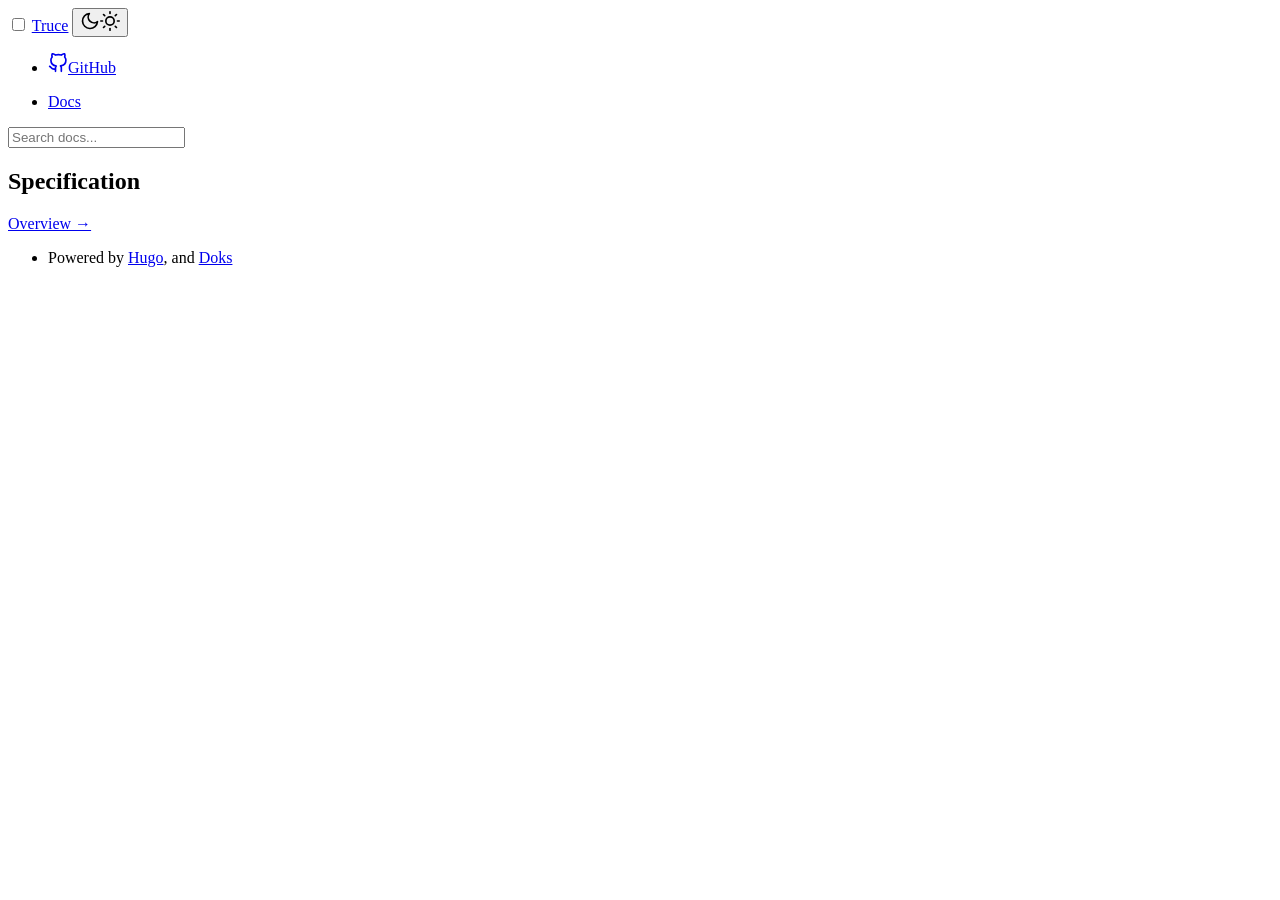
<file: docs/specification/index.html>
<!doctype html><html lang=en-gb><head><meta charset=utf-8><meta http-equiv=x-ua-compatible content="ie=edge"><meta name=viewport content="width=device-width,initial-scale=1,shrink-to-fit=no"><link rel=preload as=font href=https://docs.truce.dev/fonts/vendor/jost/jost-v4-latin-regular.woff2 type=font/woff2 crossorigin><link rel=preload as=font href=https://docs.truce.dev/fonts/vendor/jost/jost-v4-latin-700.woff2 type=font/woff2 crossorigin><link rel=stylesheet href=https://docs.truce.dev/main.93223aaa4c9f1d7ec4923874e77103c14115cb8e8ee887f1290e95be33f0118f94bf1d2011ce0704cb9923a4a49097e11749d222a87204b5377e72430d6a0a5d.css integrity="sha512-kyI6qkyfHX7Ekjh053EDwUEVy46O6IfxKQ6VvjPwEY+Uvx0gEc4HBMuZI6SkkJfhF0nSIqhyBLU3fnJDDWoKXQ==" crossorigin=anonymous><noscript><style>img.lazyload{display:none}</style></noscript><meta name=robots content="index, follow"><meta name=googlebot content="index, follow, max-snippet:-1, max-image-preview:large, max-video-preview:-1"><meta name=bingbot content="index, follow, max-snippet:-1, max-image-preview:large, max-video-preview:-1"><title>Specification - Truce</title><meta name=description content="Details on the Truce CUE specification formation."><link rel=canonical href=https://docs.truce.dev/docs/specification/><meta name=twitter:card content="summary_large_image"><meta name=twitter:image content="https://docs.truce.dev/doks.png"><meta name=twitter:title content="Specification"><meta name=twitter:description content="Details on the Truce CUE specification formation."><meta name=twitter:site content="@henkverlinde"><meta name=twitter:creator content="@henkverlinde"><meta property="og:title" content="Specification"><meta property="og:description" content="Details on the Truce CUE specification formation."><meta property="og:type" content="website"><meta property="og:url" content="https://docs.truce.dev/docs/specification/"><meta property="og:image" content="https://docs.truce.dev/doks.png"><meta property="og:updated_time" content="2020-10-06T08:48:45+00:00"><meta property="og:site_name" content="Truce"><meta property="article:publisher" content="https://www.facebook.com/verlinde.henk"><meta property="article:author" content="https://www.facebook.com/verlinde.henk"><meta property="og:locale" content="en_US"><link rel=alternate type=application/rss+xml href=https://docs.truce.dev/docs/specification/index.xml><link rel=sitemap type=application/xml href=https://docs.truce.dev/docs/specification/sitemap.xml><script type=application/ld+json>{"@context":"http://schema.org","@type":"BreadcrumbList","itemListElement":[{"@type":"ListItem","position":1,"name":"Home","item":"https:\/\/docs.truce.dev\/"},{"@type":"ListItem","position":2,"name":"Docs","item":"https:\/\/docs.truce.dev\/docs\/"},{"@type":"ListItem","position":3,"name":"Specification","item":"https:\/\/docs.truce.dev\/docs\/specification\/"}]}</script><meta name=theme-color content="#fff"><link rel=apple-touch-icon sizes=180x180 href=https://docs.truce.dev/apple-touch-icon.png><link rel=icon type=image/png sizes=32x32 href=https://docs.truce.dev/favicon-32x32.png><link rel=icon type=image/png sizes=16x16 href=https://docs.truce.dev/favicon-16x16.png><link rel=manifest href=https://docs.truce.dev/site.webmanifest></head><body class="docs list"><div class="header-bar fixed-top"></div><header class="navbar fixed-top navbar-expand-md navbar-light"><div class=container><input class="menu-btn order-0" type=checkbox id=menu-btn>
<label class="menu-icon d-md-none" for=menu-btn><span class=navicon></span></label><a class="navbar-brand order-1 order-md-0 mr-auto" href=https://docs.truce.dev/>Truce</a>
<button id=mode class="btn btn-link order-2 order-md-4" type=button aria-label="Toggle mode">
<span class=toggle-dark><svg xmlns="http://www.w3.org/2000/svg" width="20" height="20" viewBox="0 0 24 24" fill="none" stroke="currentcolor" stroke-width="2" stroke-linecap="round" stroke-linejoin="round" class="feather feather-moon"><path d="M21 12.79A9 9 0 1111.21 3 7 7 0 0021 12.79z"/></svg></span><span class=toggle-light><svg xmlns="http://www.w3.org/2000/svg" width="20" height="20" viewBox="0 0 24 24" fill="none" stroke="currentcolor" stroke-width="2" stroke-linecap="round" stroke-linejoin="round" class="feather feather-sun"><circle cx="12" cy="12" r="5"/><line x1="12" y1="1" x2="12" y2="3"/><line x1="12" y1="21" x2="12" y2="23"/><line x1="4.22" y1="4.22" x2="5.64" y2="5.64"/><line x1="18.36" y1="18.36" x2="19.78" y2="19.78"/><line x1="1" y1="12" x2="3" y2="12"/><line x1="21" y1="12" x2="23" y2="12"/><line x1="4.22" y1="19.78" x2="5.64" y2="18.36"/><line x1="18.36" y1="5.64" x2="19.78" y2="4.22"/></svg></span></button><ul class="navbar-nav social-nav order-3 order-md-5"><li class=nav-item><a class=nav-link href=https://github.com/georgemac/truce><svg xmlns="http://www.w3.org/2000/svg" width="20" height="20" viewBox="0 0 24 24" fill="none" stroke="currentcolor" stroke-width="2" stroke-linecap="round" stroke-linejoin="round" class="feather feather-github"><path d="M9 19c-5 1.5-5-2.5-7-3m14 6v-3.87a3.37 3.37.0 00-.94-2.61c3.14-.35 6.44-1.54 6.44-7A5.44 5.44.0 0020 4.77 5.07 5.07.0 0019.91 1S18.73.65 16 2.48a13.38 13.38.0 00-7 0C6.27.65 5.09 1 5.09 1A5.07 5.07.0 005 4.77a5.44 5.44.0 00-1.5 3.78c0 5.42 3.3 6.61 6.44 7A3.37 3.37.0 009 18.13V22"/></svg><span class="ml-2 sr-only">GitHub</span></a></li></ul><div class="collapse navbar-collapse order-4 order-md-1"><ul class="navbar-nav main-nav mr-auto order-5 order-md-2"><li class="nav-item active"><a class=nav-link href=https://docs.truce.dev/docs/prologue/introduction/>Docs</a></li></ul><div class="break order-6 d-md-none"></div><form class="navbar-form flex-grow-1 order-7 order-md-3"><input id=userinput class="form-control is-search" type=search placeholder="Search docs..." aria-label="Search docs..." autocomplete=off><div id=suggestions class="shadow bg-white rounded"></div></form></div></div></header><div class="wrap container" role=document><div class=content><div class="row justify-content-center"><div class="col-md-12 col-lg-10 col-xl-8"><article><h1 class=text-center>Specification</h1><div class=text-center></div><div class=card-list><div class="card my-3"><div class=card-body><a class=stretched-link href=https://docs.truce.dev/docs/specification/overview/>Overview &rarr;</a></div></div></div></article></div></div></div></div><footer class="footer text-muted"><div class=container><div class=row><div class="col-lg-8 order-last order-lg-first"><ul class=list-inline><li class=list-inline-item>Powered by <a href=https://gohugo.io/>Hugo</a>, and <a href=https://getdoks.org/>Doks</a></li></ul></div><div class="col-lg-8 order-first order-lg-last text-lg-right"><ul class=list-inline></ul></div></div></div></footer><script src=https://docs.truce.dev/main.f6b484f556ad1f3bcf6061082139a2f21fa759f13930c39a25fe4a9f78f35e64122c2d86dffd56e67b292dabbda4095d8077194f196e0e348441c106a9f3d40e.js integrity="sha512-9rSE9VatHzvPYGEIITmi8h+nWfE5MMOaJf5Kn3jzXmQSLC2G3/1W5nspLau9pAldgHcZTxluDjSEQcEGqfPUDg==" crossorigin=anonymous defer></script><script src=https://docs.truce.dev/index.min.a952936a5223e53c0252e46bdc2ed9c93cd8523e48c98cd61b82c53bc614d34277113e85e713d5ae3f12d7ad9663630530e8783791de2339fefc65dab8b991e1.js integrity="sha512-qVKTalIj5TwCUuRr3C7ZyTzYUj5IyYzWG4LFO8YU00J3ET6F5xPVrj8S162WY2MFMOh4N5HeIzn+/GXauLmR4Q==" crossorigin=anonymous defer></script></body></html>
</file>
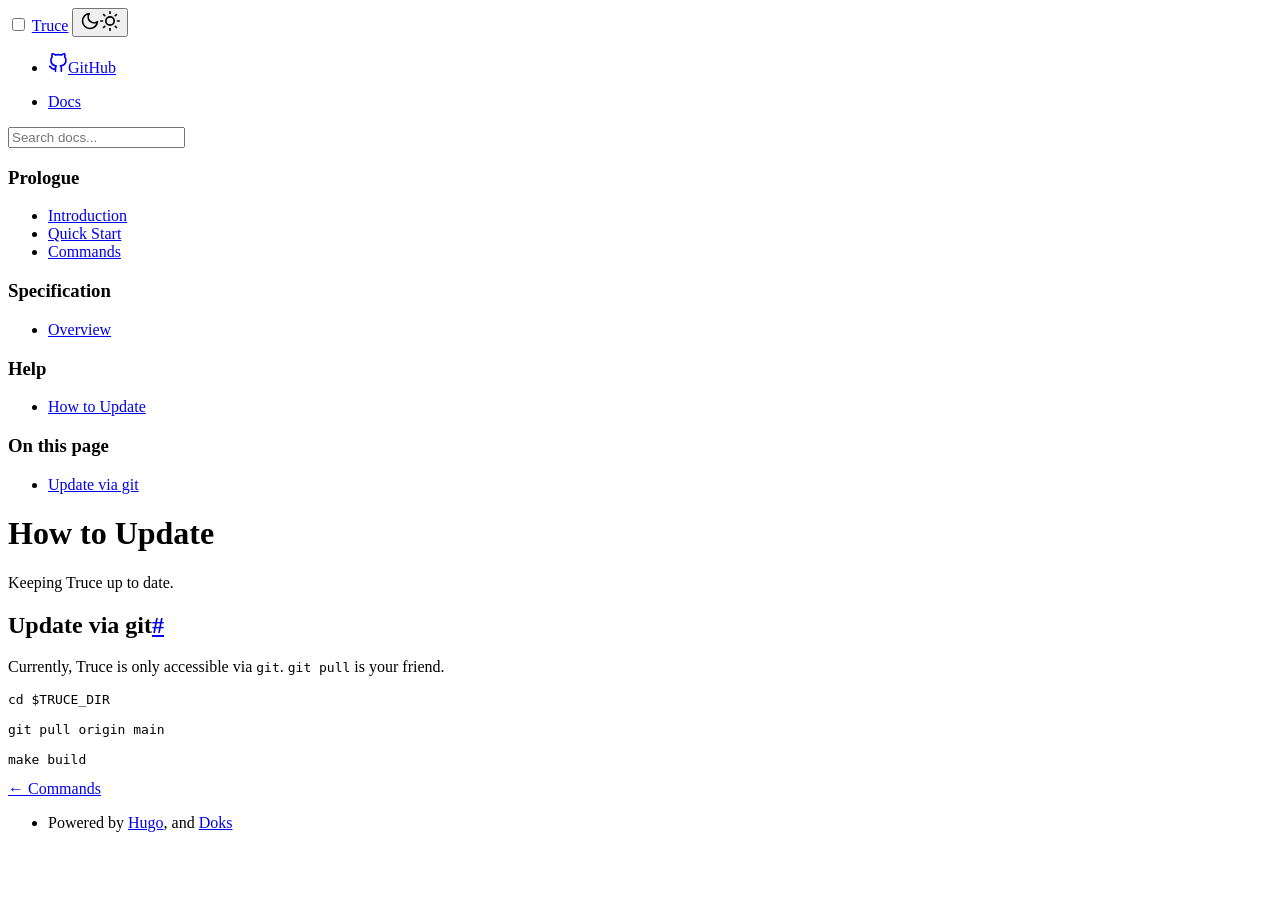
<file: docs/help/how-to-update/index.html>
<!doctype html><html lang=en-gb><head><meta charset=utf-8><meta http-equiv=x-ua-compatible content="ie=edge"><meta name=viewport content="width=device-width,initial-scale=1,shrink-to-fit=no"><link rel=preload as=font href=https://docs.truce.dev/fonts/vendor/jost/jost-v4-latin-regular.woff2 type=font/woff2 crossorigin><link rel=preload as=font href=https://docs.truce.dev/fonts/vendor/jost/jost-v4-latin-700.woff2 type=font/woff2 crossorigin><link rel=stylesheet href=https://docs.truce.dev/main.93223aaa4c9f1d7ec4923874e77103c14115cb8e8ee887f1290e95be33f0118f94bf1d2011ce0704cb9923a4a49097e11749d222a87204b5377e72430d6a0a5d.css integrity="sha512-kyI6qkyfHX7Ekjh053EDwUEVy46O6IfxKQ6VvjPwEY+Uvx0gEc4HBMuZI6SkkJfhF0nSIqhyBLU3fnJDDWoKXQ==" crossorigin=anonymous><noscript><style>img.lazyload{display:none}</style></noscript><meta name=robots content="index, follow"><meta name=googlebot content="index, follow, max-snippet:-1, max-image-preview:large, max-video-preview:-1"><meta name=bingbot content="index, follow, max-snippet:-1, max-image-preview:large, max-video-preview:-1"><title>How to Update - Truce</title><meta name=description content="Keeping Truce up to date."><link rel=canonical href=https://docs.truce.dev/docs/help/how-to-update/><meta name=twitter:card content="summary_large_image"><meta name=twitter:image content="https://docs.truce.dev/doks.png"><meta name=twitter:title content="How to Update"><meta name=twitter:description content="Keeping Truce up to date."><meta name=twitter:site content="@henkverlinde"><meta name=twitter:creator content="@henkverlinde"><meta property="og:title" content="How to Update"><meta property="og:description" content="Keeping Truce up to date."><meta property="og:type" content="article"><meta property="og:url" content="https://docs.truce.dev/docs/help/how-to-update/"><meta property="og:image" content="https://docs.truce.dev/doks.png"><meta property="article:published_time" content="2020-11-12T13:26:54+01:00"><meta property="article:modified_time" content="2020-11-12T13:26:54+01:00"><meta property="og:site_name" content="Truce"><meta property="article:publisher" content="https://www.facebook.com/verlinde.henk"><meta property="article:author" content="https://www.facebook.com/verlinde.henk"><meta property="og:locale" content="en_US"><script type=application/ld+json>{"@context":"http://schema.org","@type":"BreadcrumbList","itemListElement":[{"@type":"ListItem","position":1,"name":"Home","item":"https:\/\/docs.truce.dev\/"},{"@type":"ListItem","position":2,"name":"Docs","item":"https:\/\/docs.truce.dev\/docs\/"},{"@type":"ListItem","position":3,"name":"Help","item":"https:\/\/docs.truce.dev\/docs\/help\/"},{"@type":"ListItem","position":4,"name":"How to Update","item":"https:\/\/docs.truce.dev\/docs\/help\/how-to-update\/"}]}</script><meta name=theme-color content="#fff"><link rel=apple-touch-icon sizes=180x180 href=https://docs.truce.dev/apple-touch-icon.png><link rel=icon type=image/png sizes=32x32 href=https://docs.truce.dev/favicon-32x32.png><link rel=icon type=image/png sizes=16x16 href=https://docs.truce.dev/favicon-16x16.png><link rel=manifest href=https://docs.truce.dev/site.webmanifest></head><body class="docs single"><div class="header-bar fixed-top"></div><header class="navbar fixed-top navbar-expand-md navbar-light"><div class=container><input class="menu-btn order-0" type=checkbox id=menu-btn>
<label class="menu-icon d-md-none" for=menu-btn><span class=navicon></span></label><a class="navbar-brand order-1 order-md-0 mr-auto" href=https://docs.truce.dev/>Truce</a>
<button id=mode class="btn btn-link order-2 order-md-4" type=button aria-label="Toggle mode">
<span class=toggle-dark><svg xmlns="http://www.w3.org/2000/svg" width="20" height="20" viewBox="0 0 24 24" fill="none" stroke="currentcolor" stroke-width="2" stroke-linecap="round" stroke-linejoin="round" class="feather feather-moon"><path d="M21 12.79A9 9 0 1111.21 3 7 7 0 0021 12.79z"/></svg></span><span class=toggle-light><svg xmlns="http://www.w3.org/2000/svg" width="20" height="20" viewBox="0 0 24 24" fill="none" stroke="currentcolor" stroke-width="2" stroke-linecap="round" stroke-linejoin="round" class="feather feather-sun"><circle cx="12" cy="12" r="5"/><line x1="12" y1="1" x2="12" y2="3"/><line x1="12" y1="21" x2="12" y2="23"/><line x1="4.22" y1="4.22" x2="5.64" y2="5.64"/><line x1="18.36" y1="18.36" x2="19.78" y2="19.78"/><line x1="1" y1="12" x2="3" y2="12"/><line x1="21" y1="12" x2="23" y2="12"/><line x1="4.22" y1="19.78" x2="5.64" y2="18.36"/><line x1="18.36" y1="5.64" x2="19.78" y2="4.22"/></svg></span></button><ul class="navbar-nav social-nav order-3 order-md-5"><li class=nav-item><a class=nav-link href=https://github.com/georgemac/truce><svg xmlns="http://www.w3.org/2000/svg" width="20" height="20" viewBox="0 0 24 24" fill="none" stroke="currentcolor" stroke-width="2" stroke-linecap="round" stroke-linejoin="round" class="feather feather-github"><path d="M9 19c-5 1.5-5-2.5-7-3m14 6v-3.87a3.37 3.37.0 00-.94-2.61c3.14-.35 6.44-1.54 6.44-7A5.44 5.44.0 0020 4.77 5.07 5.07.0 0019.91 1S18.73.65 16 2.48a13.38 13.38.0 00-7 0C6.27.65 5.09 1 5.09 1A5.07 5.07.0 005 4.77a5.44 5.44.0 00-1.5 3.78c0 5.42 3.3 6.61 6.44 7A3.37 3.37.0 009 18.13V22"/></svg><span class="ml-2 sr-only">GitHub</span></a></li></ul><div class="collapse navbar-collapse order-4 order-md-1"><ul class="navbar-nav main-nav mr-auto order-5 order-md-2"><li class="nav-item active"><a class=nav-link href=https://docs.truce.dev/docs/prologue/introduction/>Docs</a></li></ul><div class="break order-6 d-md-none"></div><form class="navbar-form flex-grow-1 order-7 order-md-3"><input id=userinput class="form-control is-search" type=search placeholder="Search docs..." aria-label="Search docs..." autocomplete=off><div id=suggestions class="shadow bg-white rounded"></div></form></div></div></header><div class="wrap container" role=document><div class=content><div class="row flex-xl-nowrap"><div class="col-lg-5 col-xl-4 docs-sidebar"><nav class=docs-links aria-label="Main navigation"><h3>Prologue</h3><ul class=list-unstyled><li><a class=docs-link href=https://docs.truce.dev/docs/prologue/introduction/>Introduction</a></li><li><a class=docs-link href=https://docs.truce.dev/docs/prologue/quick-start/>Quick Start</a></li><li><a class=docs-link href=https://docs.truce.dev/docs/prologue/commands/>Commands</a></li></ul><h3>Specification</h3><ul class=list-unstyled><li><a class=docs-link href=https://docs.truce.dev/docs/specification/overview/>Overview</a></li></ul><h3>Help</h3><ul class=list-unstyled><li><a class="docs-link active" href=https://docs.truce.dev/docs/help/how-to-update/>How to Update</a></li></ul></nav></div><nav class="docs-toc d-none d-xl-block col-xl-3" aria-label="Secondary navigation"><div class=page-links><h3>On this page</h3><nav id=TableOfContents><ul><li><a href=#update-via-git>Update via git</a></li></ul></nav></div></nav><main class="docs-content col-lg-11 col-xl-9"><h1>How to Update</h1><p class=lead>Keeping Truce up to date.</p><h2 id=update-via-git>Update via git<a href=#update-via-git class=anchor aria-hidden=true>#</a></h2><p>Currently, Truce is only accessible via <code>git</code>. <code>git pull</code> is your friend.</p><div class=highlight><pre class=chroma><code class=language-bash data-lang=bash><span class=nb>cd</span> <span class=nv>$TRUCE_DIR</span>

git pull origin main

make build
</code></pre></div><div class="docs-navigation d-flex justify-content-between"><a href=https://docs.truce.dev/docs/prologue/commands/><div class="card my-1"><div class="card-body py-2">&larr; Commands</div></div></a></div></main></div></div></div><footer class="footer text-muted"><div class=container><div class=row><div class="col-lg-8 order-last order-lg-first"><ul class=list-inline><li class=list-inline-item>Powered by <a href=https://gohugo.io/>Hugo</a>, and <a href=https://getdoks.org/>Doks</a></li></ul></div><div class="col-lg-8 order-first order-lg-last text-lg-right"><ul class=list-inline></ul></div></div></div></footer><script src=https://docs.truce.dev/main.f6b484f556ad1f3bcf6061082139a2f21fa759f13930c39a25fe4a9f78f35e64122c2d86dffd56e67b292dabbda4095d8077194f196e0e348441c106a9f3d40e.js integrity="sha512-9rSE9VatHzvPYGEIITmi8h+nWfE5MMOaJf5Kn3jzXmQSLC2G3/1W5nspLau9pAldgHcZTxluDjSEQcEGqfPUDg==" crossorigin=anonymous defer></script><script src=https://docs.truce.dev/index.min.a952936a5223e53c0252e46bdc2ed9c93cd8523e48c98cd61b82c53bc614d34277113e85e713d5ae3f12d7ad9663630530e8783791de2339fefc65dab8b991e1.js integrity="sha512-qVKTalIj5TwCUuRr3C7ZyTzYUj5IyYzWG4LFO8YU00J3ET6F5xPVrj8S162WY2MFMOh4N5HeIzn+/GXauLmR4Q==" crossorigin=anonymous defer></script></body></html>
</file>
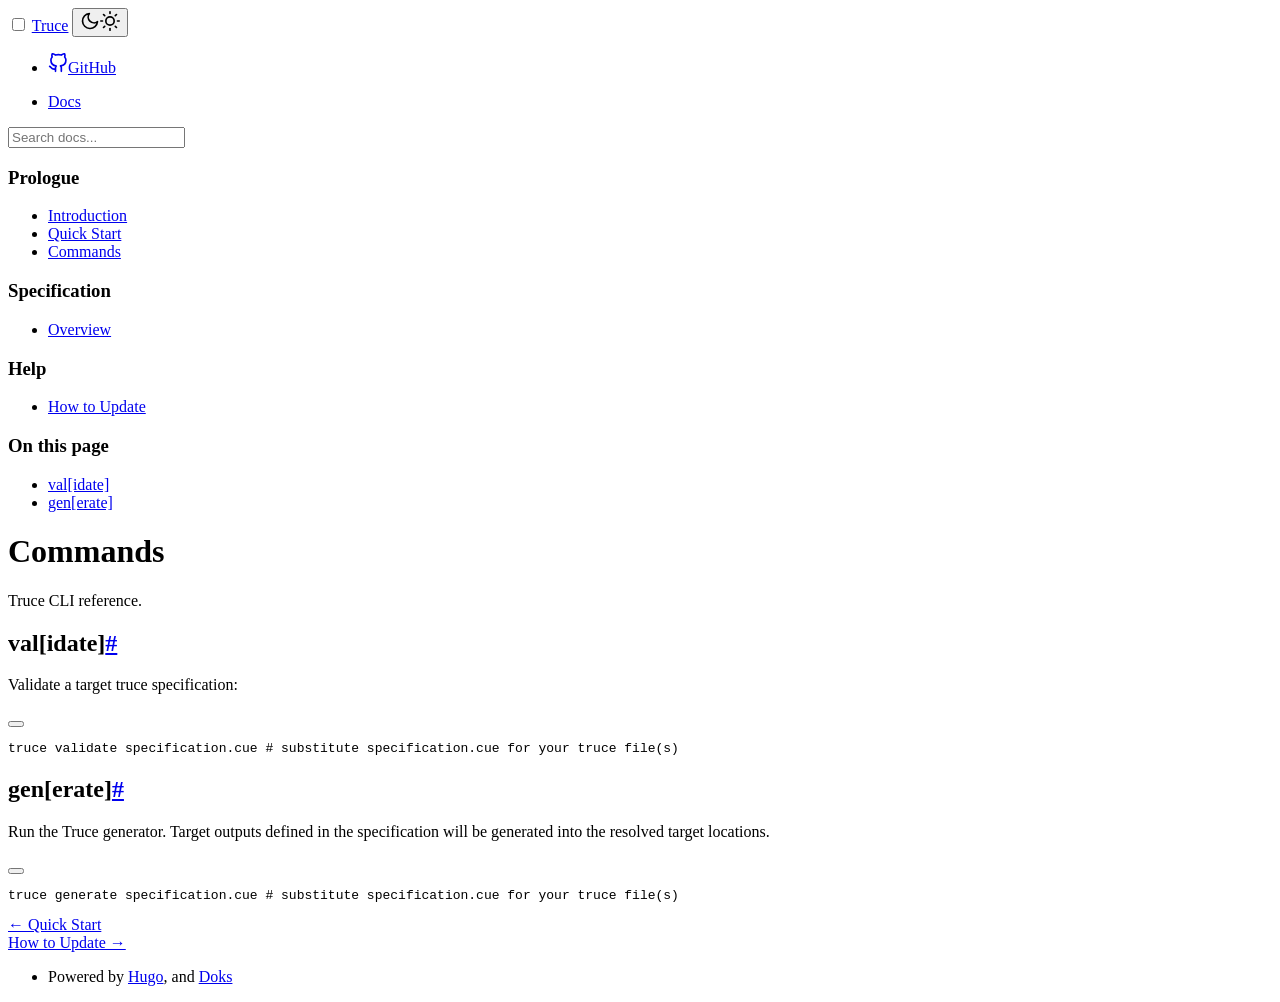
<file: docs/prologue/commands/index.html>
<!doctype html><html lang=en-gb><head><meta charset=utf-8><meta http-equiv=x-ua-compatible content="ie=edge"><meta name=viewport content="width=device-width,initial-scale=1,shrink-to-fit=no"><link rel=preload as=font href=https://docs.truce.dev/fonts/vendor/jost/jost-v4-latin-regular.woff2 type=font/woff2 crossorigin><link rel=preload as=font href=https://docs.truce.dev/fonts/vendor/jost/jost-v4-latin-700.woff2 type=font/woff2 crossorigin><link rel=stylesheet href=https://docs.truce.dev/main.93223aaa4c9f1d7ec4923874e77103c14115cb8e8ee887f1290e95be33f0118f94bf1d2011ce0704cb9923a4a49097e11749d222a87204b5377e72430d6a0a5d.css integrity="sha512-kyI6qkyfHX7Ekjh053EDwUEVy46O6IfxKQ6VvjPwEY+Uvx0gEc4HBMuZI6SkkJfhF0nSIqhyBLU3fnJDDWoKXQ==" crossorigin=anonymous><noscript><style>img.lazyload{display:none}</style></noscript><meta name=robots content="index, follow"><meta name=googlebot content="index, follow, max-snippet:-1, max-image-preview:large, max-video-preview:-1"><meta name=bingbot content="index, follow, max-snippet:-1, max-image-preview:large, max-video-preview:-1"><title>Commands - Truce</title><meta name=description content="Truce CLI reference."><link rel=canonical href=https://docs.truce.dev/docs/prologue/commands/><meta name=twitter:card content="summary_large_image"><meta name=twitter:image content="https://docs.truce.dev/doks.png"><meta name=twitter:title content="Commands"><meta name=twitter:description content="Truce CLI reference."><meta name=twitter:site content="@henkverlinde"><meta name=twitter:creator content="@henkverlinde"><meta property="og:title" content="Commands"><meta property="og:description" content="Truce CLI reference."><meta property="og:type" content="article"><meta property="og:url" content="https://docs.truce.dev/docs/prologue/commands/"><meta property="og:image" content="https://docs.truce.dev/doks.png"><meta property="article:published_time" content="2020-10-13T15:21:01+02:00"><meta property="article:modified_time" content="2020-10-13T15:21:01+02:00"><meta property="og:site_name" content="Truce"><meta property="article:publisher" content="https://www.facebook.com/verlinde.henk"><meta property="article:author" content="https://www.facebook.com/verlinde.henk"><meta property="og:locale" content="en_US"><script type=application/ld+json>{"@context":"http://schema.org","@type":"BreadcrumbList","itemListElement":[{"@type":"ListItem","position":1,"name":"Home","item":"https:\/\/docs.truce.dev\/"},{"@type":"ListItem","position":2,"name":"Docs","item":"https:\/\/docs.truce.dev\/docs\/"},{"@type":"ListItem","position":3,"name":"Prologue","item":"https:\/\/docs.truce.dev\/docs\/prologue\/"},{"@type":"ListItem","position":4,"name":"Commands","item":"https:\/\/docs.truce.dev\/docs\/prologue\/commands\/"}]}</script><meta name=theme-color content="#fff"><link rel=apple-touch-icon sizes=180x180 href=https://docs.truce.dev/apple-touch-icon.png><link rel=icon type=image/png sizes=32x32 href=https://docs.truce.dev/favicon-32x32.png><link rel=icon type=image/png sizes=16x16 href=https://docs.truce.dev/favicon-16x16.png><link rel=manifest href=https://docs.truce.dev/site.webmanifest></head><body class="docs single"><div class="header-bar fixed-top"></div><header class="navbar fixed-top navbar-expand-md navbar-light"><div class=container><input class="menu-btn order-0" type=checkbox id=menu-btn>
<label class="menu-icon d-md-none" for=menu-btn><span class=navicon></span></label><a class="navbar-brand order-1 order-md-0 mr-auto" href=https://docs.truce.dev/>Truce</a>
<button id=mode class="btn btn-link order-2 order-md-4" type=button aria-label="Toggle mode">
<span class=toggle-dark><svg xmlns="http://www.w3.org/2000/svg" width="20" height="20" viewBox="0 0 24 24" fill="none" stroke="currentcolor" stroke-width="2" stroke-linecap="round" stroke-linejoin="round" class="feather feather-moon"><path d="M21 12.79A9 9 0 1111.21 3 7 7 0 0021 12.79z"/></svg></span><span class=toggle-light><svg xmlns="http://www.w3.org/2000/svg" width="20" height="20" viewBox="0 0 24 24" fill="none" stroke="currentcolor" stroke-width="2" stroke-linecap="round" stroke-linejoin="round" class="feather feather-sun"><circle cx="12" cy="12" r="5"/><line x1="12" y1="1" x2="12" y2="3"/><line x1="12" y1="21" x2="12" y2="23"/><line x1="4.22" y1="4.22" x2="5.64" y2="5.64"/><line x1="18.36" y1="18.36" x2="19.78" y2="19.78"/><line x1="1" y1="12" x2="3" y2="12"/><line x1="21" y1="12" x2="23" y2="12"/><line x1="4.22" y1="19.78" x2="5.64" y2="18.36"/><line x1="18.36" y1="5.64" x2="19.78" y2="4.22"/></svg></span></button><ul class="navbar-nav social-nav order-3 order-md-5"><li class=nav-item><a class=nav-link href=https://github.com/georgemac/truce><svg xmlns="http://www.w3.org/2000/svg" width="20" height="20" viewBox="0 0 24 24" fill="none" stroke="currentcolor" stroke-width="2" stroke-linecap="round" stroke-linejoin="round" class="feather feather-github"><path d="M9 19c-5 1.5-5-2.5-7-3m14 6v-3.87a3.37 3.37.0 00-.94-2.61c3.14-.35 6.44-1.54 6.44-7A5.44 5.44.0 0020 4.77 5.07 5.07.0 0019.91 1S18.73.65 16 2.48a13.38 13.38.0 00-7 0C6.27.65 5.09 1 5.09 1A5.07 5.07.0 005 4.77a5.44 5.44.0 00-1.5 3.78c0 5.42 3.3 6.61 6.44 7A3.37 3.37.0 009 18.13V22"/></svg><span class="ml-2 sr-only">GitHub</span></a></li></ul><div class="collapse navbar-collapse order-4 order-md-1"><ul class="navbar-nav main-nav mr-auto order-5 order-md-2"><li class="nav-item active"><a class=nav-link href=https://docs.truce.dev/docs/prologue/introduction/>Docs</a></li></ul><div class="break order-6 d-md-none"></div><form class="navbar-form flex-grow-1 order-7 order-md-3"><input id=userinput class="form-control is-search" type=search placeholder="Search docs..." aria-label="Search docs..." autocomplete=off><div id=suggestions class="shadow bg-white rounded"></div></form></div></div></header><div class="wrap container" role=document><div class=content><div class="row flex-xl-nowrap"><div class="col-lg-5 col-xl-4 docs-sidebar"><nav class=docs-links aria-label="Main navigation"><h3>Prologue</h3><ul class=list-unstyled><li><a class=docs-link href=https://docs.truce.dev/docs/prologue/introduction/>Introduction</a></li><li><a class=docs-link href=https://docs.truce.dev/docs/prologue/quick-start/>Quick Start</a></li><li><a class="docs-link active" href=https://docs.truce.dev/docs/prologue/commands/>Commands</a></li></ul><h3>Specification</h3><ul class=list-unstyled><li><a class=docs-link href=https://docs.truce.dev/docs/specification/overview/>Overview</a></li></ul><h3>Help</h3><ul class=list-unstyled><li><a class=docs-link href=https://docs.truce.dev/docs/help/how-to-update/>How to Update</a></li></ul></nav></div><nav class="docs-toc d-none d-xl-block col-xl-3" aria-label="Secondary navigation"><div class=page-links><h3>On this page</h3><nav id=TableOfContents><ul><li><a href=#validate>val[idate]</a></li><li><a href=#generate>gen[erate]</a></li></ul></nav></div></nav><main class="docs-content col-lg-11 col-xl-9"><h1>Commands</h1><p class=lead>Truce CLI reference.</p><h2 id=validate>val[idate]<a href=#validate class=anchor aria-hidden=true>#</a></h2><p>Validate a target truce specification:</p><button class="btn-clipboard btn btn-sm btn-link" data-clipboard-text="truce validate specification.cue"><span class=copy-status></span></button><div class=highlight><pre class=chroma><code class=language-bash data-lang=bash>truce validate specification.cue <span class=c1># substitute specification.cue for your truce file(s)</span>
</code></pre></div><h2 id=generate>gen[erate]<a href=#generate class=anchor aria-hidden=true>#</a></h2><p>Run the Truce generator. Target outputs defined in the specification will be generated into the resolved target locations.</p><button class="btn-clipboard btn btn-sm btn-link" data-clipboard-text="truce generate specification.cue"><span class=copy-status></span></button><div class=highlight><pre class=chroma><code class=language-bash data-lang=bash>truce generate specification.cue <span class=c1># substitute specification.cue for your truce file(s)</span>
</code></pre></div><div class="docs-navigation d-flex justify-content-between"><a href=https://docs.truce.dev/docs/prologue/quick-start/><div class="card my-1"><div class="card-body py-2">&larr; Quick Start</div></div></a><a class=ml-auto href=https://docs.truce.dev/docs/help/how-to-update/><div class="card my-1"><div class="card-body py-2">How to Update &rarr;</div></div></a></div></main></div></div></div><footer class="footer text-muted"><div class=container><div class=row><div class="col-lg-8 order-last order-lg-first"><ul class=list-inline><li class=list-inline-item>Powered by <a href=https://gohugo.io/>Hugo</a>, and <a href=https://getdoks.org/>Doks</a></li></ul></div><div class="col-lg-8 order-first order-lg-last text-lg-right"><ul class=list-inline></ul></div></div></div></footer><script src=https://docs.truce.dev/main.f6b484f556ad1f3bcf6061082139a2f21fa759f13930c39a25fe4a9f78f35e64122c2d86dffd56e67b292dabbda4095d8077194f196e0e348441c106a9f3d40e.js integrity="sha512-9rSE9VatHzvPYGEIITmi8h+nWfE5MMOaJf5Kn3jzXmQSLC2G3/1W5nspLau9pAldgHcZTxluDjSEQcEGqfPUDg==" crossorigin=anonymous defer></script><script src=https://docs.truce.dev/index.min.a952936a5223e53c0252e46bdc2ed9c93cd8523e48c98cd61b82c53bc614d34277113e85e713d5ae3f12d7ad9663630530e8783791de2339fefc65dab8b991e1.js integrity="sha512-qVKTalIj5TwCUuRr3C7ZyTzYUj5IyYzWG4LFO8YU00J3ET6F5xPVrj8S162WY2MFMOh4N5HeIzn+/GXauLmR4Q==" crossorigin=anonymous defer></script></body></html>
</file>
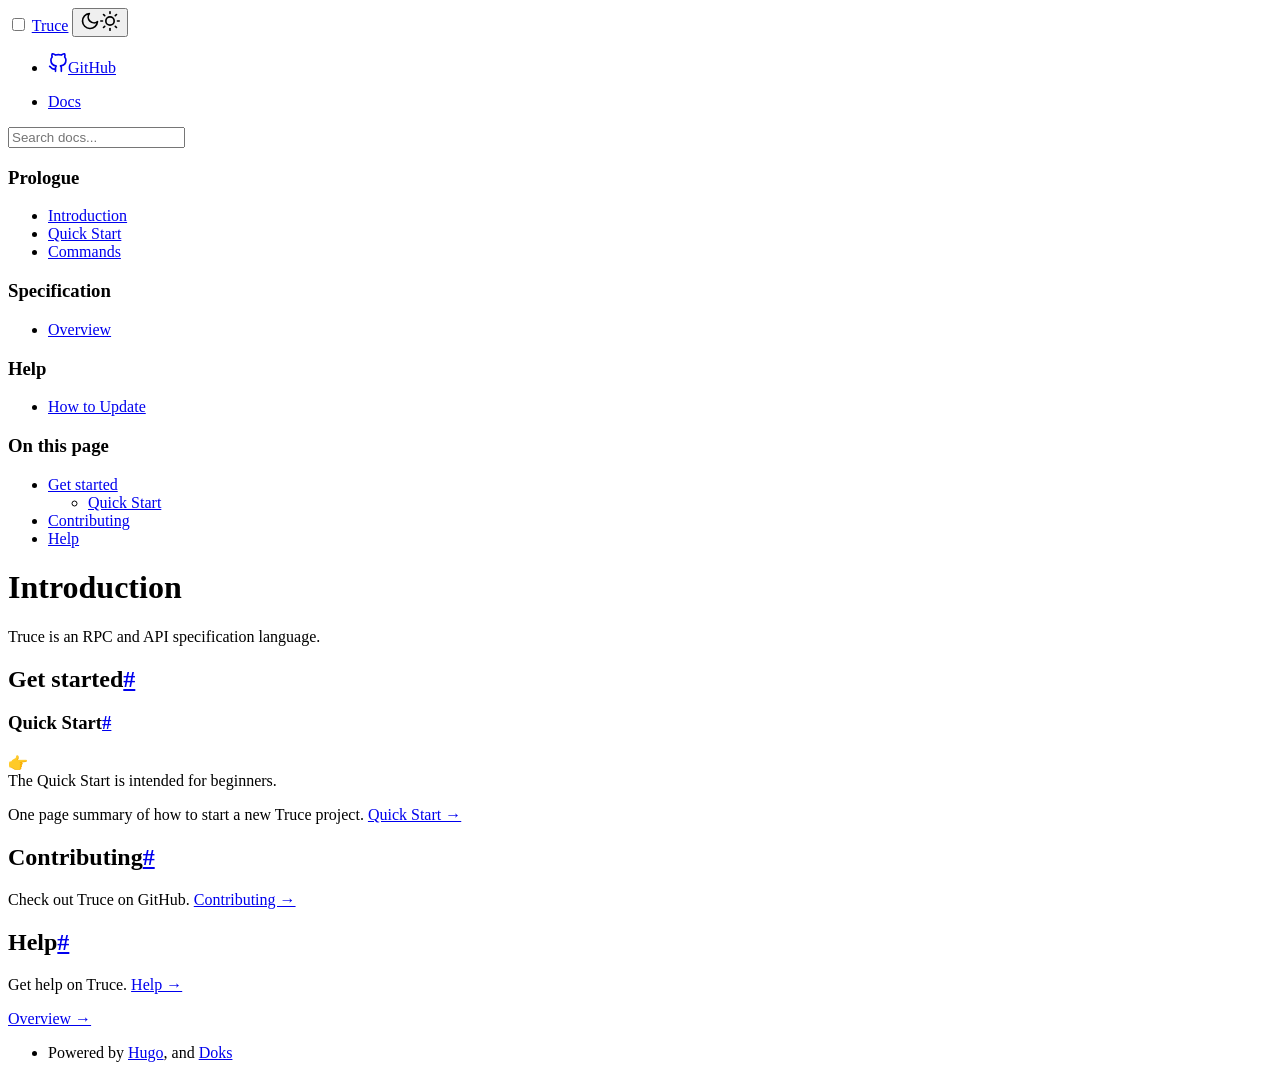
<file: docs/prologue/introduction/index.html>
<!doctype html><html lang=en-gb><head><meta charset=utf-8><meta http-equiv=x-ua-compatible content="ie=edge"><meta name=viewport content="width=device-width,initial-scale=1,shrink-to-fit=no"><link rel=preload as=font href=https://docs.truce.dev/fonts/vendor/jost/jost-v4-latin-regular.woff2 type=font/woff2 crossorigin><link rel=preload as=font href=https://docs.truce.dev/fonts/vendor/jost/jost-v4-latin-700.woff2 type=font/woff2 crossorigin><link rel=stylesheet href=https://docs.truce.dev/main.93223aaa4c9f1d7ec4923874e77103c14115cb8e8ee887f1290e95be33f0118f94bf1d2011ce0704cb9923a4a49097e11749d222a87204b5377e72430d6a0a5d.css integrity="sha512-kyI6qkyfHX7Ekjh053EDwUEVy46O6IfxKQ6VvjPwEY+Uvx0gEc4HBMuZI6SkkJfhF0nSIqhyBLU3fnJDDWoKXQ==" crossorigin=anonymous><noscript><style>img.lazyload{display:none}</style></noscript><meta name=robots content="index, follow"><meta name=googlebot content="index, follow, max-snippet:-1, max-image-preview:large, max-video-preview:-1"><meta name=bingbot content="index, follow, max-snippet:-1, max-image-preview:large, max-video-preview:-1"><title>Introduction - Truce</title><meta name=description content="Truce is an RPC and API specification language."><link rel=canonical href=https://docs.truce.dev/docs/prologue/introduction/><meta name=twitter:card content="summary_large_image"><meta name=twitter:image content="https://docs.truce.dev/doks.png"><meta name=twitter:title content="Introduction"><meta name=twitter:description content="Truce is an RPC and API specification language."><meta name=twitter:site content="@henkverlinde"><meta name=twitter:creator content="@henkverlinde"><meta property="og:title" content="Introduction"><meta property="og:description" content="Truce is an RPC and API specification language."><meta property="og:type" content="article"><meta property="og:url" content="https://docs.truce.dev/docs/prologue/introduction/"><meta property="og:image" content="https://docs.truce.dev/doks.png"><meta property="article:published_time" content="2020-10-06T08:48:57+00:00"><meta property="article:modified_time" content="2020-10-06T08:48:57+00:00"><meta property="og:site_name" content="Truce"><meta property="article:publisher" content="https://www.facebook.com/verlinde.henk"><meta property="article:author" content="https://www.facebook.com/verlinde.henk"><meta property="og:locale" content="en_US"><script type=application/ld+json>{"@context":"http://schema.org","@type":"BreadcrumbList","itemListElement":[{"@type":"ListItem","position":1,"name":"Home","item":"https:\/\/docs.truce.dev\/"},{"@type":"ListItem","position":2,"name":"Docs","item":"https:\/\/docs.truce.dev\/docs\/"},{"@type":"ListItem","position":3,"name":"Prologue","item":"https:\/\/docs.truce.dev\/docs\/prologue\/"},{"@type":"ListItem","position":4,"name":"Introduction","item":"https:\/\/docs.truce.dev\/docs\/prologue\/introduction\/"}]}</script><meta name=theme-color content="#fff"><link rel=apple-touch-icon sizes=180x180 href=https://docs.truce.dev/apple-touch-icon.png><link rel=icon type=image/png sizes=32x32 href=https://docs.truce.dev/favicon-32x32.png><link rel=icon type=image/png sizes=16x16 href=https://docs.truce.dev/favicon-16x16.png><link rel=manifest href=https://docs.truce.dev/site.webmanifest></head><body class="docs single"><div class="header-bar fixed-top"></div><header class="navbar fixed-top navbar-expand-md navbar-light"><div class=container><input class="menu-btn order-0" type=checkbox id=menu-btn>
<label class="menu-icon d-md-none" for=menu-btn><span class=navicon></span></label><a class="navbar-brand order-1 order-md-0 mr-auto" href=https://docs.truce.dev/>Truce</a>
<button id=mode class="btn btn-link order-2 order-md-4" type=button aria-label="Toggle mode">
<span class=toggle-dark><svg xmlns="http://www.w3.org/2000/svg" width="20" height="20" viewBox="0 0 24 24" fill="none" stroke="currentcolor" stroke-width="2" stroke-linecap="round" stroke-linejoin="round" class="feather feather-moon"><path d="M21 12.79A9 9 0 1111.21 3 7 7 0 0021 12.79z"/></svg></span><span class=toggle-light><svg xmlns="http://www.w3.org/2000/svg" width="20" height="20" viewBox="0 0 24 24" fill="none" stroke="currentcolor" stroke-width="2" stroke-linecap="round" stroke-linejoin="round" class="feather feather-sun"><circle cx="12" cy="12" r="5"/><line x1="12" y1="1" x2="12" y2="3"/><line x1="12" y1="21" x2="12" y2="23"/><line x1="4.22" y1="4.22" x2="5.64" y2="5.64"/><line x1="18.36" y1="18.36" x2="19.78" y2="19.78"/><line x1="1" y1="12" x2="3" y2="12"/><line x1="21" y1="12" x2="23" y2="12"/><line x1="4.22" y1="19.78" x2="5.64" y2="18.36"/><line x1="18.36" y1="5.64" x2="19.78" y2="4.22"/></svg></span></button><ul class="navbar-nav social-nav order-3 order-md-5"><li class=nav-item><a class=nav-link href=https://github.com/georgemac/truce><svg xmlns="http://www.w3.org/2000/svg" width="20" height="20" viewBox="0 0 24 24" fill="none" stroke="currentcolor" stroke-width="2" stroke-linecap="round" stroke-linejoin="round" class="feather feather-github"><path d="M9 19c-5 1.5-5-2.5-7-3m14 6v-3.87a3.37 3.37.0 00-.94-2.61c3.14-.35 6.44-1.54 6.44-7A5.44 5.44.0 0020 4.77 5.07 5.07.0 0019.91 1S18.73.65 16 2.48a13.38 13.38.0 00-7 0C6.27.65 5.09 1 5.09 1A5.07 5.07.0 005 4.77a5.44 5.44.0 00-1.5 3.78c0 5.42 3.3 6.61 6.44 7A3.37 3.37.0 009 18.13V22"/></svg><span class="ml-2 sr-only">GitHub</span></a></li></ul><div class="collapse navbar-collapse order-4 order-md-1"><ul class="navbar-nav main-nav mr-auto order-5 order-md-2"><li class="nav-item active"><a class=nav-link href=https://docs.truce.dev/docs/prologue/introduction/>Docs</a></li></ul><div class="break order-6 d-md-none"></div><form class="navbar-form flex-grow-1 order-7 order-md-3"><input id=userinput class="form-control is-search" type=search placeholder="Search docs..." aria-label="Search docs..." autocomplete=off><div id=suggestions class="shadow bg-white rounded"></div></form></div></div></header><div class="wrap container" role=document><div class=content><div class="row flex-xl-nowrap"><div class="col-lg-5 col-xl-4 docs-sidebar"><nav class=docs-links aria-label="Main navigation"><h3>Prologue</h3><ul class=list-unstyled><li><a class="docs-link active" href=https://docs.truce.dev/docs/prologue/introduction/>Introduction</a></li><li><a class=docs-link href=https://docs.truce.dev/docs/prologue/quick-start/>Quick Start</a></li><li><a class=docs-link href=https://docs.truce.dev/docs/prologue/commands/>Commands</a></li></ul><h3>Specification</h3><ul class=list-unstyled><li><a class=docs-link href=https://docs.truce.dev/docs/specification/overview/>Overview</a></li></ul><h3>Help</h3><ul class=list-unstyled><li><a class=docs-link href=https://docs.truce.dev/docs/help/how-to-update/>How to Update</a></li></ul></nav></div><nav class="docs-toc d-none d-xl-block col-xl-3" aria-label="Secondary navigation"><div class=page-links><h3>On this page</h3><nav id=TableOfContents><ul><li><a href=#get-started>Get started</a><ul><li><a href=#quick-start>Quick Start</a></li></ul></li><li><a href=#contributing>Contributing</a></li><li><a href=#help>Help</a></li></ul></nav></div></nav><main class="docs-content col-lg-11 col-xl-9"><h1>Introduction</h1><p class=lead>Truce is an RPC and API specification language.</p><h2 id=get-started>Get started<a href=#get-started class=anchor aria-hidden=true>#</a></h2><h3 id=quick-start>Quick Start<a href=#quick-start class=anchor aria-hidden=true>#</a></h3><div class="alert alert-warning d-flex" role=alert><div class="flex-shrink-1 alert-icon">👉</div><div class=w-100>The Quick Start is intended for beginners.</div></div><p>One page summary of how to start a new Truce project. <a href=https://docs.truce.dev/docs/prologue/quick-start/>Quick Start →</a></p><h2 id=contributing>Contributing<a href=#contributing class=anchor aria-hidden=true>#</a></h2><p>Check out Truce on GitHub. <a href=https://github.com/georgemac/truce>Contributing →</a></p><h2 id=help>Help<a href=#help class=anchor aria-hidden=true>#</a></h2><p>Get help on Truce. <a href=https://docs.truce.dev/docs/help/how-to-update/>Help →</a></p><div class="docs-navigation d-flex justify-content-between"><a class=ml-auto href=https://docs.truce.dev/docs/specification/overview/><div class="card my-1"><div class="card-body py-2">Overview &rarr;</div></div></a></div></main></div></div></div><footer class="footer text-muted"><div class=container><div class=row><div class="col-lg-8 order-last order-lg-first"><ul class=list-inline><li class=list-inline-item>Powered by <a href=https://gohugo.io/>Hugo</a>, and <a href=https://getdoks.org/>Doks</a></li></ul></div><div class="col-lg-8 order-first order-lg-last text-lg-right"><ul class=list-inline></ul></div></div></div></footer><script src=https://docs.truce.dev/main.f6b484f556ad1f3bcf6061082139a2f21fa759f13930c39a25fe4a9f78f35e64122c2d86dffd56e67b292dabbda4095d8077194f196e0e348441c106a9f3d40e.js integrity="sha512-9rSE9VatHzvPYGEIITmi8h+nWfE5MMOaJf5Kn3jzXmQSLC2G3/1W5nspLau9pAldgHcZTxluDjSEQcEGqfPUDg==" crossorigin=anonymous defer></script><script src=https://docs.truce.dev/index.min.a952936a5223e53c0252e46bdc2ed9c93cd8523e48c98cd61b82c53bc614d34277113e85e713d5ae3f12d7ad9663630530e8783791de2339fefc65dab8b991e1.js integrity="sha512-qVKTalIj5TwCUuRr3C7ZyTzYUj5IyYzWG4LFO8YU00J3ET6F5xPVrj8S162WY2MFMOh4N5HeIzn+/GXauLmR4Q==" crossorigin=anonymous defer></script></body></html>
</file>
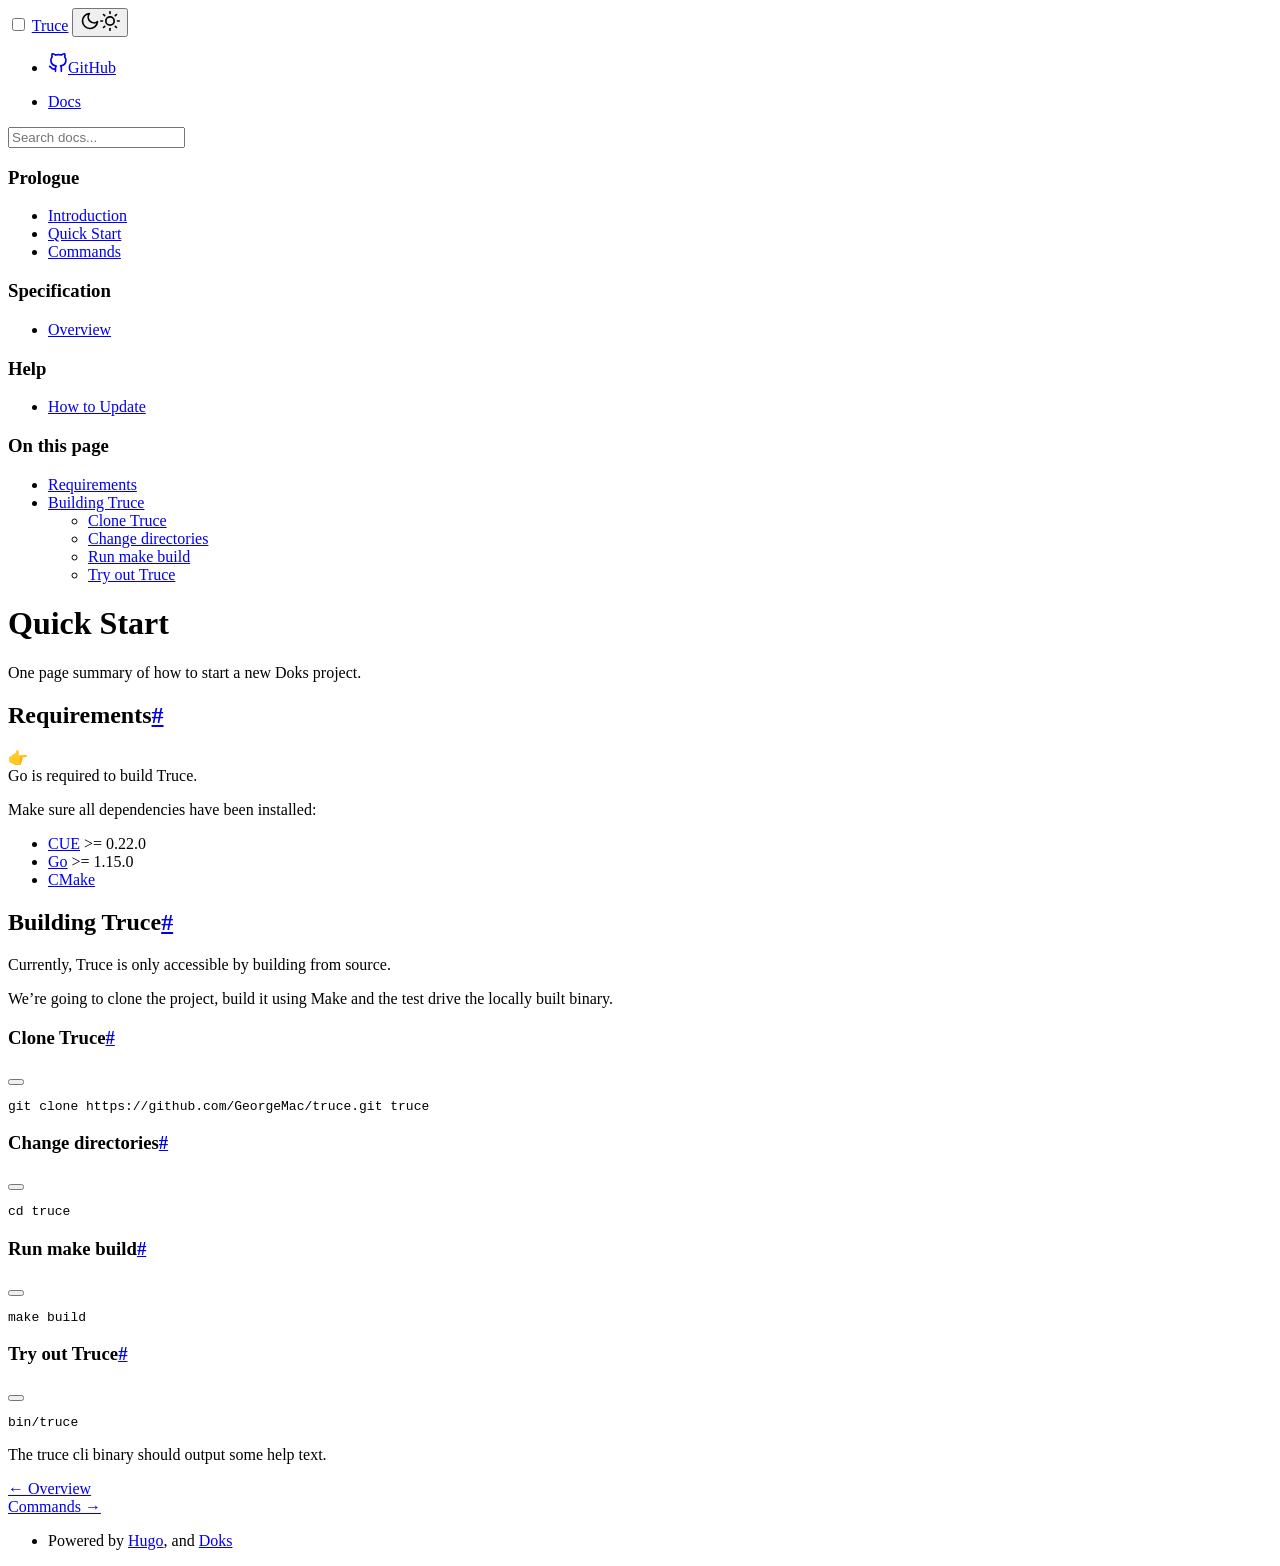
<file: docs/prologue/quick-start/index.html>
<!doctype html><html lang=en-gb><head><meta charset=utf-8><meta http-equiv=x-ua-compatible content="ie=edge"><meta name=viewport content="width=device-width,initial-scale=1,shrink-to-fit=no"><link rel=preload as=font href=https://docs.truce.dev/fonts/vendor/jost/jost-v4-latin-regular.woff2 type=font/woff2 crossorigin><link rel=preload as=font href=https://docs.truce.dev/fonts/vendor/jost/jost-v4-latin-700.woff2 type=font/woff2 crossorigin><link rel=stylesheet href=https://docs.truce.dev/main.93223aaa4c9f1d7ec4923874e77103c14115cb8e8ee887f1290e95be33f0118f94bf1d2011ce0704cb9923a4a49097e11749d222a87204b5377e72430d6a0a5d.css integrity="sha512-kyI6qkyfHX7Ekjh053EDwUEVy46O6IfxKQ6VvjPwEY+Uvx0gEc4HBMuZI6SkkJfhF0nSIqhyBLU3fnJDDWoKXQ==" crossorigin=anonymous><noscript><style>img.lazyload{display:none}</style></noscript><meta name=robots content="index, follow"><meta name=googlebot content="index, follow, max-snippet:-1, max-image-preview:large, max-video-preview:-1"><meta name=bingbot content="index, follow, max-snippet:-1, max-image-preview:large, max-video-preview:-1"><title>Quick Start - Truce</title><meta name=description content="One page summary of how to start a new Doks project."><link rel=canonical href=https://docs.truce.dev/docs/prologue/quick-start/><meta name=twitter:card content="summary_large_image"><meta name=twitter:image content="https://docs.truce.dev/doks.png"><meta name=twitter:title content="Quick Start"><meta name=twitter:description content="One page summary of how to start a new Doks project."><meta name=twitter:site content="@henkverlinde"><meta name=twitter:creator content="@henkverlinde"><meta property="og:title" content="Quick Start"><meta property="og:description" content="One page summary of how to start a new Doks project."><meta property="og:type" content="article"><meta property="og:url" content="https://docs.truce.dev/docs/prologue/quick-start/"><meta property="og:image" content="https://docs.truce.dev/doks.png"><meta property="article:published_time" content="2020-11-16T13:59:39+01:00"><meta property="article:modified_time" content="2020-11-16T13:59:39+01:00"><meta property="og:site_name" content="Truce"><meta property="article:publisher" content="https://www.facebook.com/verlinde.henk"><meta property="article:author" content="https://www.facebook.com/verlinde.henk"><meta property="og:locale" content="en_US"><script type=application/ld+json>{"@context":"http://schema.org","@type":"BreadcrumbList","itemListElement":[{"@type":"ListItem","position":1,"name":"Home","item":"https:\/\/docs.truce.dev\/"},{"@type":"ListItem","position":2,"name":"Docs","item":"https:\/\/docs.truce.dev\/docs\/"},{"@type":"ListItem","position":3,"name":"Prologue","item":"https:\/\/docs.truce.dev\/docs\/prologue\/"},{"@type":"ListItem","position":4,"name":"Quick Start","item":"https:\/\/docs.truce.dev\/docs\/prologue\/quick-start\/"}]}</script><meta name=theme-color content="#fff"><link rel=apple-touch-icon sizes=180x180 href=https://docs.truce.dev/apple-touch-icon.png><link rel=icon type=image/png sizes=32x32 href=https://docs.truce.dev/favicon-32x32.png><link rel=icon type=image/png sizes=16x16 href=https://docs.truce.dev/favicon-16x16.png><link rel=manifest href=https://docs.truce.dev/site.webmanifest></head><body class="docs single"><div class="header-bar fixed-top"></div><header class="navbar fixed-top navbar-expand-md navbar-light"><div class=container><input class="menu-btn order-0" type=checkbox id=menu-btn>
<label class="menu-icon d-md-none" for=menu-btn><span class=navicon></span></label><a class="navbar-brand order-1 order-md-0 mr-auto" href=https://docs.truce.dev/>Truce</a>
<button id=mode class="btn btn-link order-2 order-md-4" type=button aria-label="Toggle mode">
<span class=toggle-dark><svg xmlns="http://www.w3.org/2000/svg" width="20" height="20" viewBox="0 0 24 24" fill="none" stroke="currentcolor" stroke-width="2" stroke-linecap="round" stroke-linejoin="round" class="feather feather-moon"><path d="M21 12.79A9 9 0 1111.21 3 7 7 0 0021 12.79z"/></svg></span><span class=toggle-light><svg xmlns="http://www.w3.org/2000/svg" width="20" height="20" viewBox="0 0 24 24" fill="none" stroke="currentcolor" stroke-width="2" stroke-linecap="round" stroke-linejoin="round" class="feather feather-sun"><circle cx="12" cy="12" r="5"/><line x1="12" y1="1" x2="12" y2="3"/><line x1="12" y1="21" x2="12" y2="23"/><line x1="4.22" y1="4.22" x2="5.64" y2="5.64"/><line x1="18.36" y1="18.36" x2="19.78" y2="19.78"/><line x1="1" y1="12" x2="3" y2="12"/><line x1="21" y1="12" x2="23" y2="12"/><line x1="4.22" y1="19.78" x2="5.64" y2="18.36"/><line x1="18.36" y1="5.64" x2="19.78" y2="4.22"/></svg></span></button><ul class="navbar-nav social-nav order-3 order-md-5"><li class=nav-item><a class=nav-link href=https://github.com/georgemac/truce><svg xmlns="http://www.w3.org/2000/svg" width="20" height="20" viewBox="0 0 24 24" fill="none" stroke="currentcolor" stroke-width="2" stroke-linecap="round" stroke-linejoin="round" class="feather feather-github"><path d="M9 19c-5 1.5-5-2.5-7-3m14 6v-3.87a3.37 3.37.0 00-.94-2.61c3.14-.35 6.44-1.54 6.44-7A5.44 5.44.0 0020 4.77 5.07 5.07.0 0019.91 1S18.73.65 16 2.48a13.38 13.38.0 00-7 0C6.27.65 5.09 1 5.09 1A5.07 5.07.0 005 4.77a5.44 5.44.0 00-1.5 3.78c0 5.42 3.3 6.61 6.44 7A3.37 3.37.0 009 18.13V22"/></svg><span class="ml-2 sr-only">GitHub</span></a></li></ul><div class="collapse navbar-collapse order-4 order-md-1"><ul class="navbar-nav main-nav mr-auto order-5 order-md-2"><li class="nav-item active"><a class=nav-link href=https://docs.truce.dev/docs/prologue/introduction/>Docs</a></li></ul><div class="break order-6 d-md-none"></div><form class="navbar-form flex-grow-1 order-7 order-md-3"><input id=userinput class="form-control is-search" type=search placeholder="Search docs..." aria-label="Search docs..." autocomplete=off><div id=suggestions class="shadow bg-white rounded"></div></form></div></div></header><div class="wrap container" role=document><div class=content><div class="row flex-xl-nowrap"><div class="col-lg-5 col-xl-4 docs-sidebar"><nav class=docs-links aria-label="Main navigation"><h3>Prologue</h3><ul class=list-unstyled><li><a class=docs-link href=https://docs.truce.dev/docs/prologue/introduction/>Introduction</a></li><li><a class="docs-link active" href=https://docs.truce.dev/docs/prologue/quick-start/>Quick Start</a></li><li><a class=docs-link href=https://docs.truce.dev/docs/prologue/commands/>Commands</a></li></ul><h3>Specification</h3><ul class=list-unstyled><li><a class=docs-link href=https://docs.truce.dev/docs/specification/overview/>Overview</a></li></ul><h3>Help</h3><ul class=list-unstyled><li><a class=docs-link href=https://docs.truce.dev/docs/help/how-to-update/>How to Update</a></li></ul></nav></div><nav class="docs-toc d-none d-xl-block col-xl-3" aria-label="Secondary navigation"><div class=page-links><h3>On this page</h3><nav id=TableOfContents><ul><li><a href=#requirements>Requirements</a></li><li><a href=#building-truce>Building Truce</a><ul><li><a href=#clone-truce>Clone Truce</a></li><li><a href=#change-directories>Change directories</a></li><li><a href=#run-make-build>Run make build</a></li><li><a href=#try-out-truce>Try out Truce</a></li></ul></li></ul></nav></div></nav><main class="docs-content col-lg-11 col-xl-9"><h1>Quick Start</h1><p class=lead>One page summary of how to start a new Doks project.</p><h2 id=requirements>Requirements<a href=#requirements class=anchor aria-hidden=true>#</a></h2><div class="alert alert-warning d-flex" role=alert><div class="flex-shrink-1 alert-icon">👉</div><div class=w-100>Go is required to build Truce.</div></div><p>Make sure all dependencies have been installed:</p><ul><li><a href=https://cuelang.org/>CUE</a> >= 0.22.0</li><li><a href=https://golang.org/>Go</a> >= 1.15.0</li><li><a href=https://cmake.org/>CMake</a></li></ul><h2 id=building-truce>Building Truce<a href=#building-truce class=anchor aria-hidden=true>#</a></h2><p>Currently, Truce is only accessible by building from source.</p><p>We&rsquo;re going to clone the project, build it using Make and the test drive the locally built binary.</p><h3 id=clone-truce>Clone Truce<a href=#clone-truce class=anchor aria-hidden=true>#</a></h3><button class="btn-clipboard btn btn-sm btn-link" data-clipboard-text="git clone https://github.com/GeorgeMac/truce.git truce"><span class=copy-status></span></button><div class=highlight><pre class=chroma><code class=language-bash data-lang=bash>git clone https://github.com/GeorgeMac/truce.git truce
</code></pre></div><h3 id=change-directories>Change directories<a href=#change-directories class=anchor aria-hidden=true>#</a></h3><button class="btn-clipboard btn btn-sm btn-link" data-clipboard-text="cd truce"><span class=copy-status></span></button><div class=highlight><pre class=chroma><code class=language-bash data-lang=bash><span class=nb>cd</span> truce
</code></pre></div><h3 id=run-make-build>Run make build<a href=#run-make-build class=anchor aria-hidden=true>#</a></h3><button class="btn-clipboard btn btn-sm btn-link" data-clipboard-text="make build"><span class=copy-status></span></button><div class=highlight><pre class=chroma><code class=language-bash data-lang=bash>make build
</code></pre></div><h3 id=try-out-truce>Try out Truce<a href=#try-out-truce class=anchor aria-hidden=true>#</a></h3><button class="btn-clipboard btn btn-sm btn-link" data-clipboard-text=bin/truce><span class=copy-status></span></button><div class=highlight><pre class=chroma><code class=language-bash data-lang=bash>bin/truce
</code></pre></div><p>The truce cli binary should output some help text.</p><div class="docs-navigation d-flex justify-content-between"><a href=https://docs.truce.dev/docs/specification/overview/><div class="card my-1"><div class="card-body py-2">&larr; Overview</div></div></a><a class=ml-auto href=https://docs.truce.dev/docs/prologue/commands/><div class="card my-1"><div class="card-body py-2">Commands &rarr;</div></div></a></div></main></div></div></div><footer class="footer text-muted"><div class=container><div class=row><div class="col-lg-8 order-last order-lg-first"><ul class=list-inline><li class=list-inline-item>Powered by <a href=https://gohugo.io/>Hugo</a>, and <a href=https://getdoks.org/>Doks</a></li></ul></div><div class="col-lg-8 order-first order-lg-last text-lg-right"><ul class=list-inline></ul></div></div></div></footer><script src=https://docs.truce.dev/main.f6b484f556ad1f3bcf6061082139a2f21fa759f13930c39a25fe4a9f78f35e64122c2d86dffd56e67b292dabbda4095d8077194f196e0e348441c106a9f3d40e.js integrity="sha512-9rSE9VatHzvPYGEIITmi8h+nWfE5MMOaJf5Kn3jzXmQSLC2G3/1W5nspLau9pAldgHcZTxluDjSEQcEGqfPUDg==" crossorigin=anonymous defer></script><script src=https://docs.truce.dev/index.min.a952936a5223e53c0252e46bdc2ed9c93cd8523e48c98cd61b82c53bc614d34277113e85e713d5ae3f12d7ad9663630530e8783791de2339fefc65dab8b991e1.js integrity="sha512-qVKTalIj5TwCUuRr3C7ZyTzYUj5IyYzWG4LFO8YU00J3ET6F5xPVrj8S162WY2MFMOh4N5HeIzn+/GXauLmR4Q==" crossorigin=anonymous defer></script></body></html>
</file>
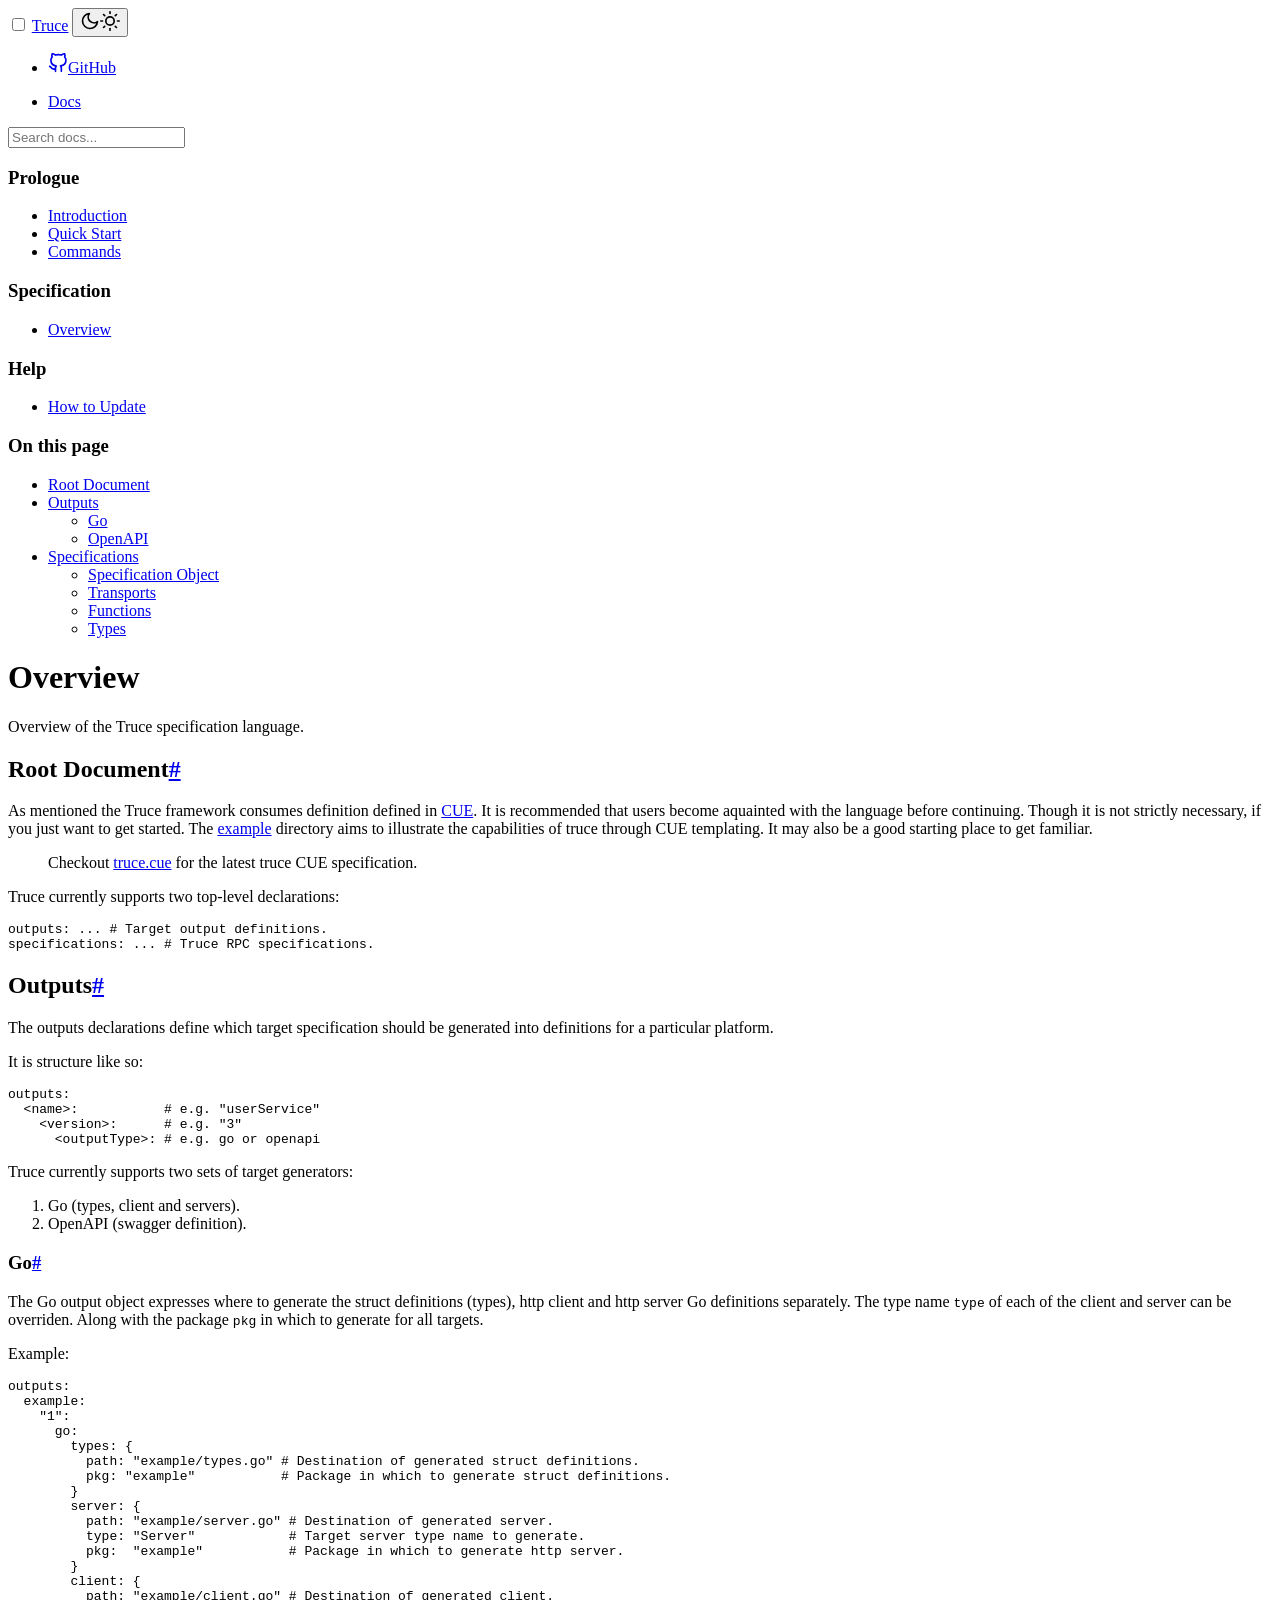
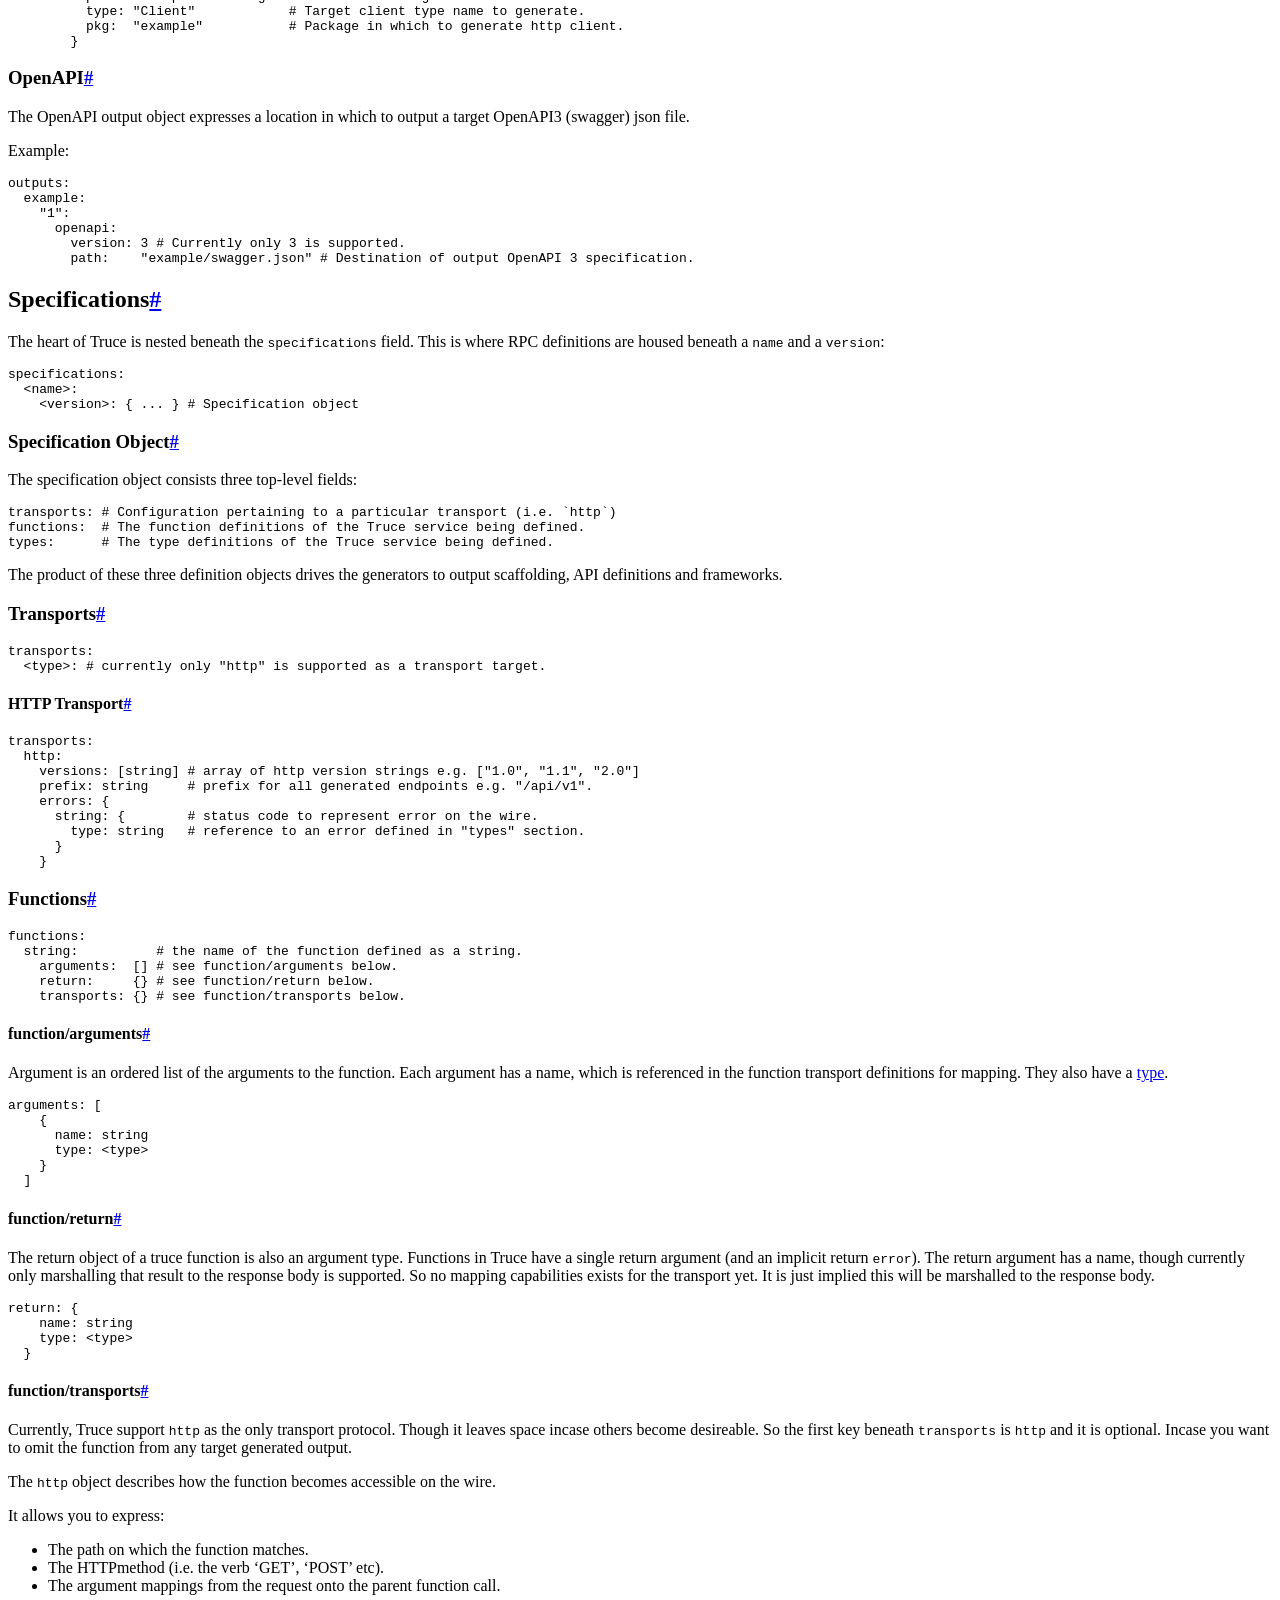
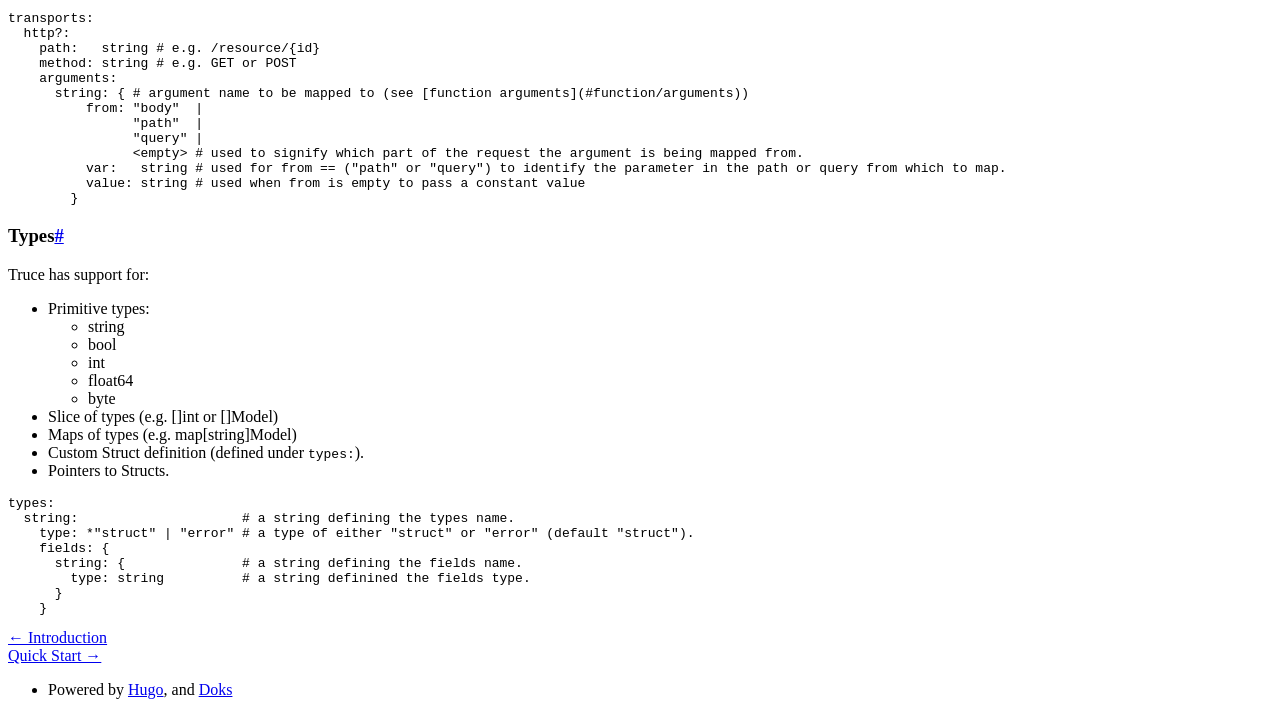
<file: docs/specification/overview/index.html>
<!doctype html><html lang=en-gb><head><meta charset=utf-8><meta http-equiv=x-ua-compatible content="ie=edge"><meta name=viewport content="width=device-width,initial-scale=1,shrink-to-fit=no"><link rel=preload as=font href=https://docs.truce.dev/fonts/vendor/jost/jost-v4-latin-regular.woff2 type=font/woff2 crossorigin><link rel=preload as=font href=https://docs.truce.dev/fonts/vendor/jost/jost-v4-latin-700.woff2 type=font/woff2 crossorigin><link rel=stylesheet href=https://docs.truce.dev/main.93223aaa4c9f1d7ec4923874e77103c14115cb8e8ee887f1290e95be33f0118f94bf1d2011ce0704cb9923a4a49097e11749d222a87204b5377e72430d6a0a5d.css integrity="sha512-kyI6qkyfHX7Ekjh053EDwUEVy46O6IfxKQ6VvjPwEY+Uvx0gEc4HBMuZI6SkkJfhF0nSIqhyBLU3fnJDDWoKXQ==" crossorigin=anonymous><noscript><style>img.lazyload{display:none}</style></noscript><meta name=robots content="index, follow"><meta name=googlebot content="index, follow, max-snippet:-1, max-image-preview:large, max-video-preview:-1"><meta name=bingbot content="index, follow, max-snippet:-1, max-image-preview:large, max-video-preview:-1"><title>Overview - Truce</title><meta name=description content="Overview of the Truce specification language."><link rel=canonical href=https://docs.truce.dev/docs/specification/overview/><meta name=twitter:card content="summary_large_image"><meta name=twitter:image content="https://docs.truce.dev/doks.png"><meta name=twitter:title content="Overview"><meta name=twitter:description content="Overview of the Truce specification language."><meta name=twitter:site content="@henkverlinde"><meta name=twitter:creator content="@henkverlinde"><meta property="og:title" content="Overview"><meta property="og:description" content="Overview of the Truce specification language."><meta property="og:type" content="article"><meta property="og:url" content="https://docs.truce.dev/docs/specification/overview/"><meta property="og:image" content="https://docs.truce.dev/doks.png"><meta property="article:published_time" content="2020-10-06T08:48:57+00:00"><meta property="article:modified_time" content="2020-10-06T08:48:57+00:00"><meta property="og:site_name" content="Truce"><meta property="article:publisher" content="https://www.facebook.com/verlinde.henk"><meta property="article:author" content="https://www.facebook.com/verlinde.henk"><meta property="og:locale" content="en_US"><script type=application/ld+json>{"@context":"http://schema.org","@type":"BreadcrumbList","itemListElement":[{"@type":"ListItem","position":1,"name":"Home","item":"https:\/\/docs.truce.dev\/"},{"@type":"ListItem","position":2,"name":"Docs","item":"https:\/\/docs.truce.dev\/docs\/"},{"@type":"ListItem","position":3,"name":"Specification","item":"https:\/\/docs.truce.dev\/docs\/specification\/"},{"@type":"ListItem","position":4,"name":"Overview","item":"https:\/\/docs.truce.dev\/docs\/specification\/overview\/"}]}</script><meta name=theme-color content="#fff"><link rel=apple-touch-icon sizes=180x180 href=https://docs.truce.dev/apple-touch-icon.png><link rel=icon type=image/png sizes=32x32 href=https://docs.truce.dev/favicon-32x32.png><link rel=icon type=image/png sizes=16x16 href=https://docs.truce.dev/favicon-16x16.png><link rel=manifest href=https://docs.truce.dev/site.webmanifest></head><body class="docs single"><div class="header-bar fixed-top"></div><header class="navbar fixed-top navbar-expand-md navbar-light"><div class=container><input class="menu-btn order-0" type=checkbox id=menu-btn>
<label class="menu-icon d-md-none" for=menu-btn><span class=navicon></span></label><a class="navbar-brand order-1 order-md-0 mr-auto" href=https://docs.truce.dev/>Truce</a>
<button id=mode class="btn btn-link order-2 order-md-4" type=button aria-label="Toggle mode">
<span class=toggle-dark><svg xmlns="http://www.w3.org/2000/svg" width="20" height="20" viewBox="0 0 24 24" fill="none" stroke="currentcolor" stroke-width="2" stroke-linecap="round" stroke-linejoin="round" class="feather feather-moon"><path d="M21 12.79A9 9 0 1111.21 3 7 7 0 0021 12.79z"/></svg></span><span class=toggle-light><svg xmlns="http://www.w3.org/2000/svg" width="20" height="20" viewBox="0 0 24 24" fill="none" stroke="currentcolor" stroke-width="2" stroke-linecap="round" stroke-linejoin="round" class="feather feather-sun"><circle cx="12" cy="12" r="5"/><line x1="12" y1="1" x2="12" y2="3"/><line x1="12" y1="21" x2="12" y2="23"/><line x1="4.22" y1="4.22" x2="5.64" y2="5.64"/><line x1="18.36" y1="18.36" x2="19.78" y2="19.78"/><line x1="1" y1="12" x2="3" y2="12"/><line x1="21" y1="12" x2="23" y2="12"/><line x1="4.22" y1="19.78" x2="5.64" y2="18.36"/><line x1="18.36" y1="5.64" x2="19.78" y2="4.22"/></svg></span></button><ul class="navbar-nav social-nav order-3 order-md-5"><li class=nav-item><a class=nav-link href=https://github.com/georgemac/truce><svg xmlns="http://www.w3.org/2000/svg" width="20" height="20" viewBox="0 0 24 24" fill="none" stroke="currentcolor" stroke-width="2" stroke-linecap="round" stroke-linejoin="round" class="feather feather-github"><path d="M9 19c-5 1.5-5-2.5-7-3m14 6v-3.87a3.37 3.37.0 00-.94-2.61c3.14-.35 6.44-1.54 6.44-7A5.44 5.44.0 0020 4.77 5.07 5.07.0 0019.91 1S18.73.65 16 2.48a13.38 13.38.0 00-7 0C6.27.65 5.09 1 5.09 1A5.07 5.07.0 005 4.77a5.44 5.44.0 00-1.5 3.78c0 5.42 3.3 6.61 6.44 7A3.37 3.37.0 009 18.13V22"/></svg><span class="ml-2 sr-only">GitHub</span></a></li></ul><div class="collapse navbar-collapse order-4 order-md-1"><ul class="navbar-nav main-nav mr-auto order-5 order-md-2"><li class="nav-item active"><a class=nav-link href=https://docs.truce.dev/docs/prologue/introduction/>Docs</a></li></ul><div class="break order-6 d-md-none"></div><form class="navbar-form flex-grow-1 order-7 order-md-3"><input id=userinput class="form-control is-search" type=search placeholder="Search docs..." aria-label="Search docs..." autocomplete=off><div id=suggestions class="shadow bg-white rounded"></div></form></div></div></header><div class="wrap container" role=document><div class=content><div class="row flex-xl-nowrap"><div class="col-lg-5 col-xl-4 docs-sidebar"><nav class=docs-links aria-label="Main navigation"><h3>Prologue</h3><ul class=list-unstyled><li><a class=docs-link href=https://docs.truce.dev/docs/prologue/introduction/>Introduction</a></li><li><a class=docs-link href=https://docs.truce.dev/docs/prologue/quick-start/>Quick Start</a></li><li><a class=docs-link href=https://docs.truce.dev/docs/prologue/commands/>Commands</a></li></ul><h3>Specification</h3><ul class=list-unstyled><li><a class="docs-link active" href=https://docs.truce.dev/docs/specification/overview/>Overview</a></li></ul><h3>Help</h3><ul class=list-unstyled><li><a class=docs-link href=https://docs.truce.dev/docs/help/how-to-update/>How to Update</a></li></ul></nav></div><nav class="docs-toc d-none d-xl-block col-xl-3" aria-label="Secondary navigation"><div class=page-links><h3>On this page</h3><nav id=TableOfContents><ul><li><a href=#root-document>Root Document</a></li><li><a href=#outputs>Outputs</a><ul><li><a href=#go>Go</a></li><li><a href=#openapi>OpenAPI</a></li></ul></li><li><a href=#specifications>Specifications</a><ul><li><a href=#specification-object>Specification Object</a></li><li><a href=#transports>Transports</a></li><li><a href=#functions>Functions</a></li><li><a href=#types>Types</a></li></ul></li></ul></nav></div></nav><main class="docs-content col-lg-11 col-xl-9"><h1>Overview</h1><p class=lead>Overview of the Truce specification language.</p><h2 id=root-document>Root Document<a href=#root-document class=anchor aria-hidden=true>#</a></h2><p>As mentioned the Truce framework consumes definition defined in <a href=https://cuelang.org/>CUE</a>.
It is recommended that users become aquainted with the language before continuing.
Though it is not strictly necessary, if you just want to get started.
The <a href=https://github.com/georgemac/truce/tree/master/example>example</a> directory aims to illustrate the capabilities of truce through CUE templating.
It may also be a good starting place to get familiar.</p><blockquote><p>Checkout <a href=https://github.com/georgemac/truce/blob/master/truce.cue>truce.cue</a> for the latest truce CUE specification.</p></blockquote><p>Truce currently supports two top-level declarations:</p><pre><code class=language-cue data-lang=cue>outputs: ... # Target output definitions.
specifications: ... # Truce RPC specifications.
</code></pre><h2 id=outputs>Outputs<a href=#outputs class=anchor aria-hidden=true>#</a></h2><p>The outputs declarations define which target specification should be generated into definitions for a particular platform.</p><p>It is structure like so:</p><pre><code class=language-cue data-lang=cue>outputs:
  &lt;name&gt;:           # e.g. &quot;userService&quot;
    &lt;version&gt;:      # e.g. &quot;3&quot;
      &lt;outputType&gt;: # e.g. go or openapi
</code></pre><p>Truce currently supports two sets of target generators:</p><ol><li>Go (types, client and servers).</li><li>OpenAPI (swagger definition).</li></ol><h3 id=go>Go<a href=#go class=anchor aria-hidden=true>#</a></h3><p>The Go output object expresses where to generate the struct definitions (types), http client and http server Go definitions separately.
The type name <code>type</code> of each of the client and server can be overriden. Along with the package <code>pkg</code> in which to generate for all targets.</p><p>Example:</p><pre><code class=language-cue data-lang=cue>outputs:
  example:
    &quot;1&quot;:
      go:
        types: {
          path: &quot;example/types.go&quot; # Destination of generated struct definitions.
          pkg: &quot;example&quot;           # Package in which to generate struct definitions.
        }
        server: {
          path: &quot;example/server.go&quot; # Destination of generated server.
          type: &quot;Server&quot;            # Target server type name to generate.
          pkg:  &quot;example&quot;           # Package in which to generate http server.
        }
        client: {
          path: &quot;example/client.go&quot; # Destination of generated client.
          type: &quot;Client&quot;            # Target client type name to generate.
          pkg:  &quot;example&quot;           # Package in which to generate http client.
        }
</code></pre><h3 id=openapi>OpenAPI<a href=#openapi class=anchor aria-hidden=true>#</a></h3><p>The OpenAPI output object expresses a location in which to output a target OpenAPI3 (swagger) json file.</p><p>Example:</p><pre><code class=language-cue data-lang=cue>outputs:
  example:
    &quot;1&quot;:
      openapi:
        version: 3 # Currently only 3 is supported.
        path:    &quot;example/swagger.json&quot; # Destination of output OpenAPI 3 specification.
</code></pre><h2 id=specifications>Specifications<a href=#specifications class=anchor aria-hidden=true>#</a></h2><p>The heart of Truce is nested beneath the <code>specifications</code> field. This is where RPC definitions are housed beneath a <code>name</code> and a <code>version</code>:</p><pre><code class=language-cue data-lang=cue>specifications:
  &lt;name&gt;:
    &lt;version&gt;: { ... } # Specification object
</code></pre><h3 id=specification-object>Specification Object<a href=#specification-object class=anchor aria-hidden=true>#</a></h3><p>The specification object consists three top-level fields:</p><pre><code class=language-cue data-lang=cue>transports: # Configuration pertaining to a particular transport (i.e. `http`)
functions:  # The function definitions of the Truce service being defined.
types:      # The type definitions of the Truce service being defined.
</code></pre><p>The product of these three definition objects drives the generators to output scaffolding, API definitions and frameworks.</p><h3 id=transports>Transports<a href=#transports class=anchor aria-hidden=true>#</a></h3><pre><code class=language-cue data-lang=cue>transports:
  &lt;type&gt;: # currently only &quot;http&quot; is supported as a transport target.
</code></pre><h4 id=http-transport>HTTP Transport<a href=#http-transport class=anchor aria-hidden=true>#</a></h4><pre><code class=language-cue data-lang=cue>transports:
  http:
    versions: [string] # array of http version strings e.g. [&quot;1.0&quot;, &quot;1.1&quot;, &quot;2.0&quot;]
    prefix: string     # prefix for all generated endpoints e.g. &quot;/api/v1&quot;.
    errors: {
      string: {        # status code to represent error on the wire.
        type: string   # reference to an error defined in &quot;types&quot; section.
      }
    }
</code></pre><h3 id=functions>Functions<a href=#functions class=anchor aria-hidden=true>#</a></h3><pre><code class=language-cue data-lang=cue>functions:
  string:          # the name of the function defined as a string.
    arguments:  [] # see function/arguments below.
    return:     {} # see function/return below.
    transports: {} # see function/transports below.
</code></pre><h4 id=functionarguments>function/arguments<a href=#functionarguments class=anchor aria-hidden=true>#</a></h4><p>Argument is an ordered list of the arguments to the function.
Each argument has a name, which is referenced in the function transport definitions for mapping.
They also have a <a href=#Types>type</a>.</p><pre><code class=language-cue data-lang=cue>arguments: [
    {
      name: string
      type: &lt;type&gt;
    }
  ]
</code></pre><h4 id=functionreturn>function/return<a href=#functionreturn class=anchor aria-hidden=true>#</a></h4><p>The return object of a truce function is also an argument type. Functions in Truce have a single return argument (and an implicit return <code>error</code>).
The return argument has a name, though currently only marshalling that result to the response body is supported.
So no mapping capabilities exists for the transport yet. It is just implied this will be marshalled to the response body.</p><pre><code class=language-cue data-lang=cue>return: {
    name: string
    type: &lt;type&gt;
  }
</code></pre><h4 id=functiontransports>function/transports<a href=#functiontransports class=anchor aria-hidden=true>#</a></h4><p>Currently, Truce support <code>http</code> as the only transport protocol. Though it leaves space incase others become desireable.
So the first key beneath <code>transports</code> is <code>http</code> and it is optional. Incase you want to omit the function from any target generated output.</p><p>The <code>http</code> object describes how the function becomes accessible on the wire.</p><p>It allows you to express:</p><ul><li>The path on which the function matches.</li><li>The HTTPmethod (i.e. the verb &lsquo;GET&rsquo;, &lsquo;POST&rsquo; etc).</li><li>The argument mappings from the request onto the parent function call.</li></ul><pre><code class=language-cue data-lang=cue>transports:
  http?:
    path:   string # e.g. /resource/{id}
    method: string # e.g. GET or POST
    arguments:
      string: { # argument name to be mapped to (see [function arguments](#function/arguments))
          from: &quot;body&quot;  |
                &quot;path&quot;  |
                &quot;query&quot; |
                &lt;empty&gt; # used to signify which part of the request the argument is being mapped from.
          var:   string # used for from == (&quot;path&quot; or &quot;query&quot;) to identify the parameter in the path or query from which to map.
          value: string # used when from is empty to pass a constant value
        }
</code></pre><h3 id=types>Types<a href=#types class=anchor aria-hidden=true>#</a></h3><p>Truce has support for:</p><ul><li>Primitive types:<ul><li>string</li><li>bool</li><li>int</li><li>float64</li><li>byte</li></ul></li><li>Slice of types (e.g. []int or []Model)</li><li>Maps of types (e.g. map[string]Model)</li><li>Custom Struct definition (defined under <code>types:</code>).</li><li>Pointers to Structs.</li></ul><pre><code class=language-cue data-lang=cue>types:
  string:                     # a string defining the types name.
    type: *&quot;struct&quot; | &quot;error&quot; # a type of either &quot;struct&quot; or &quot;error&quot; (default &quot;struct&quot;).
    fields: {
      string: {               # a string defining the fields name.
        type: string          # a string definined the fields type.
      }
    }
</code></pre><div class="docs-navigation d-flex justify-content-between"><a href=https://docs.truce.dev/docs/prologue/introduction/><div class="card my-1"><div class="card-body py-2">&larr; Introduction</div></div></a><a class=ml-auto href=https://docs.truce.dev/docs/prologue/quick-start/><div class="card my-1"><div class="card-body py-2">Quick Start &rarr;</div></div></a></div></main></div></div></div><footer class="footer text-muted"><div class=container><div class=row><div class="col-lg-8 order-last order-lg-first"><ul class=list-inline><li class=list-inline-item>Powered by <a href=https://gohugo.io/>Hugo</a>, and <a href=https://getdoks.org/>Doks</a></li></ul></div><div class="col-lg-8 order-first order-lg-last text-lg-right"><ul class=list-inline></ul></div></div></div></footer><script src=https://docs.truce.dev/main.f6b484f556ad1f3bcf6061082139a2f21fa759f13930c39a25fe4a9f78f35e64122c2d86dffd56e67b292dabbda4095d8077194f196e0e348441c106a9f3d40e.js integrity="sha512-9rSE9VatHzvPYGEIITmi8h+nWfE5MMOaJf5Kn3jzXmQSLC2G3/1W5nspLau9pAldgHcZTxluDjSEQcEGqfPUDg==" crossorigin=anonymous defer></script><script src=https://docs.truce.dev/index.min.a952936a5223e53c0252e46bdc2ed9c93cd8523e48c98cd61b82c53bc614d34277113e85e713d5ae3f12d7ad9663630530e8783791de2339fefc65dab8b991e1.js integrity="sha512-qVKTalIj5TwCUuRr3C7ZyTzYUj5IyYzWG4LFO8YU00J3ET6F5xPVrj8S162WY2MFMOh4N5HeIzn+/GXauLmR4Q==" crossorigin=anonymous defer></script></body></html>
</file>
